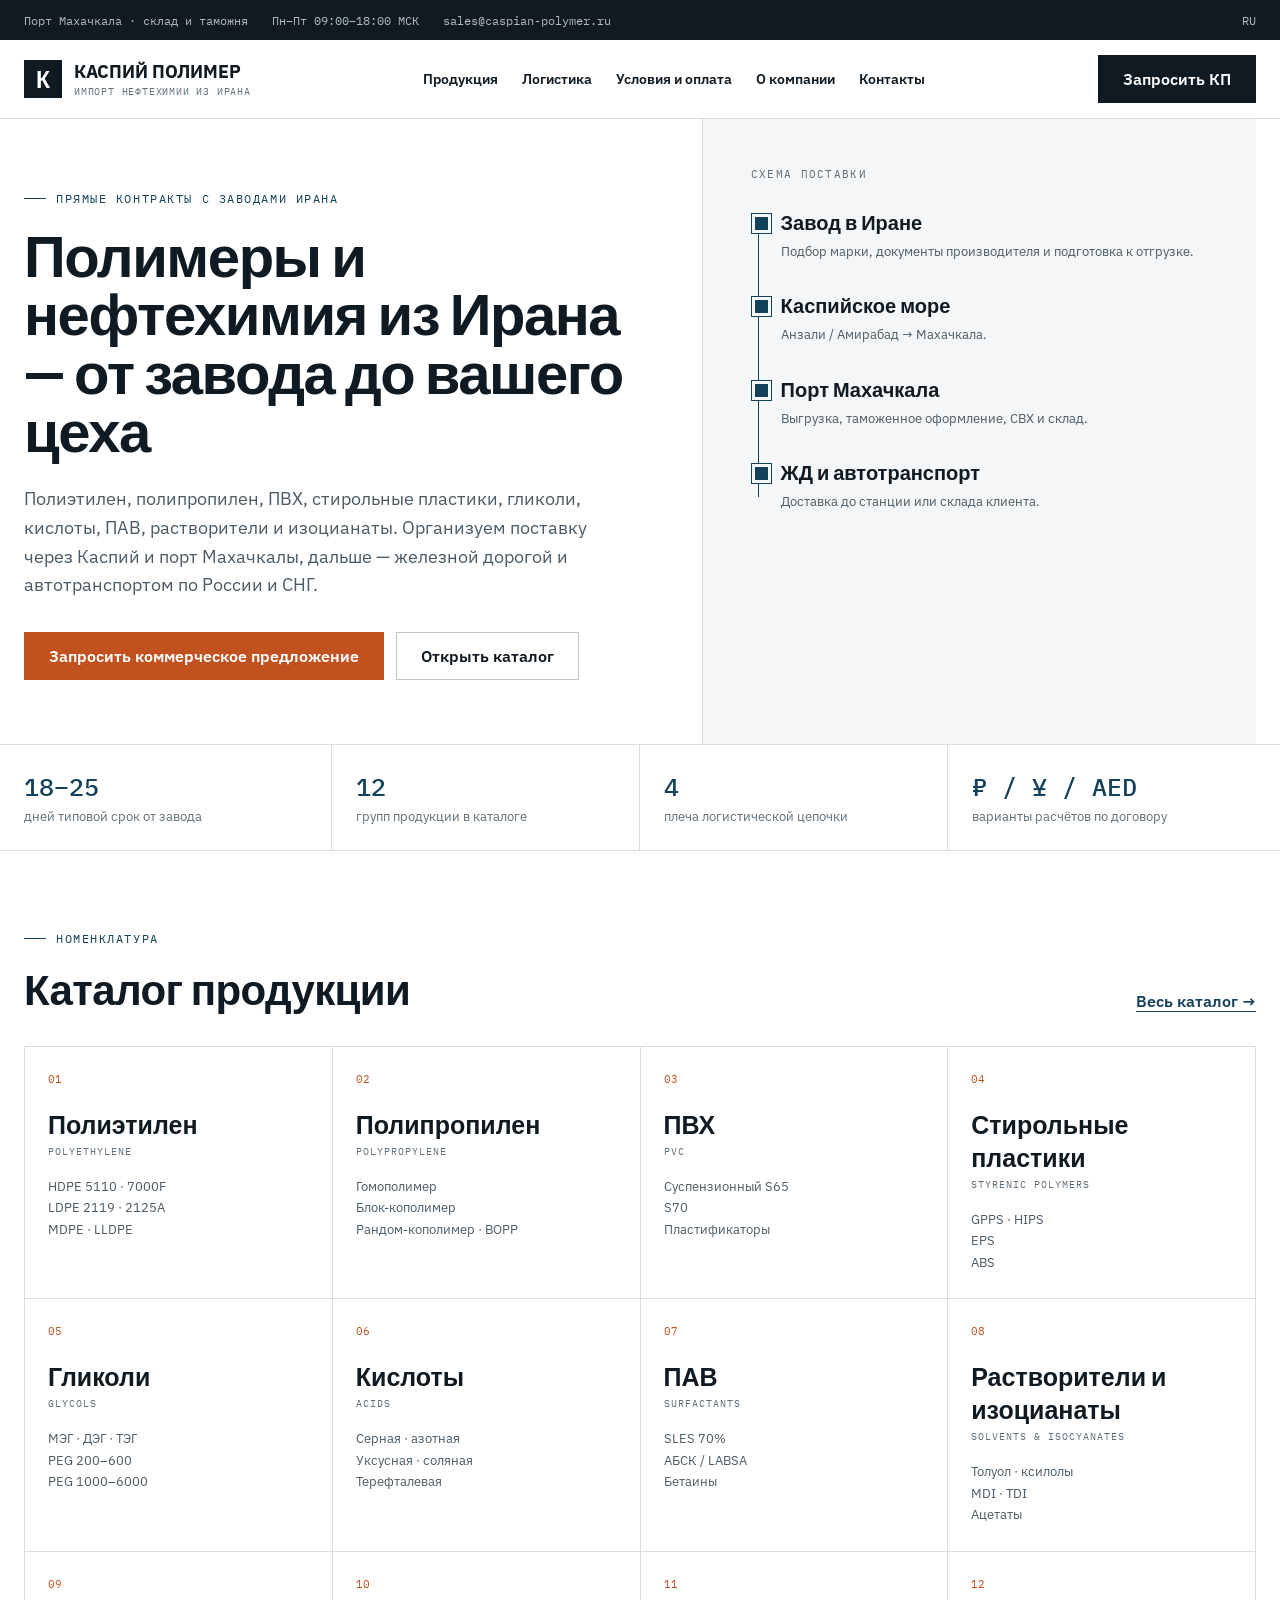
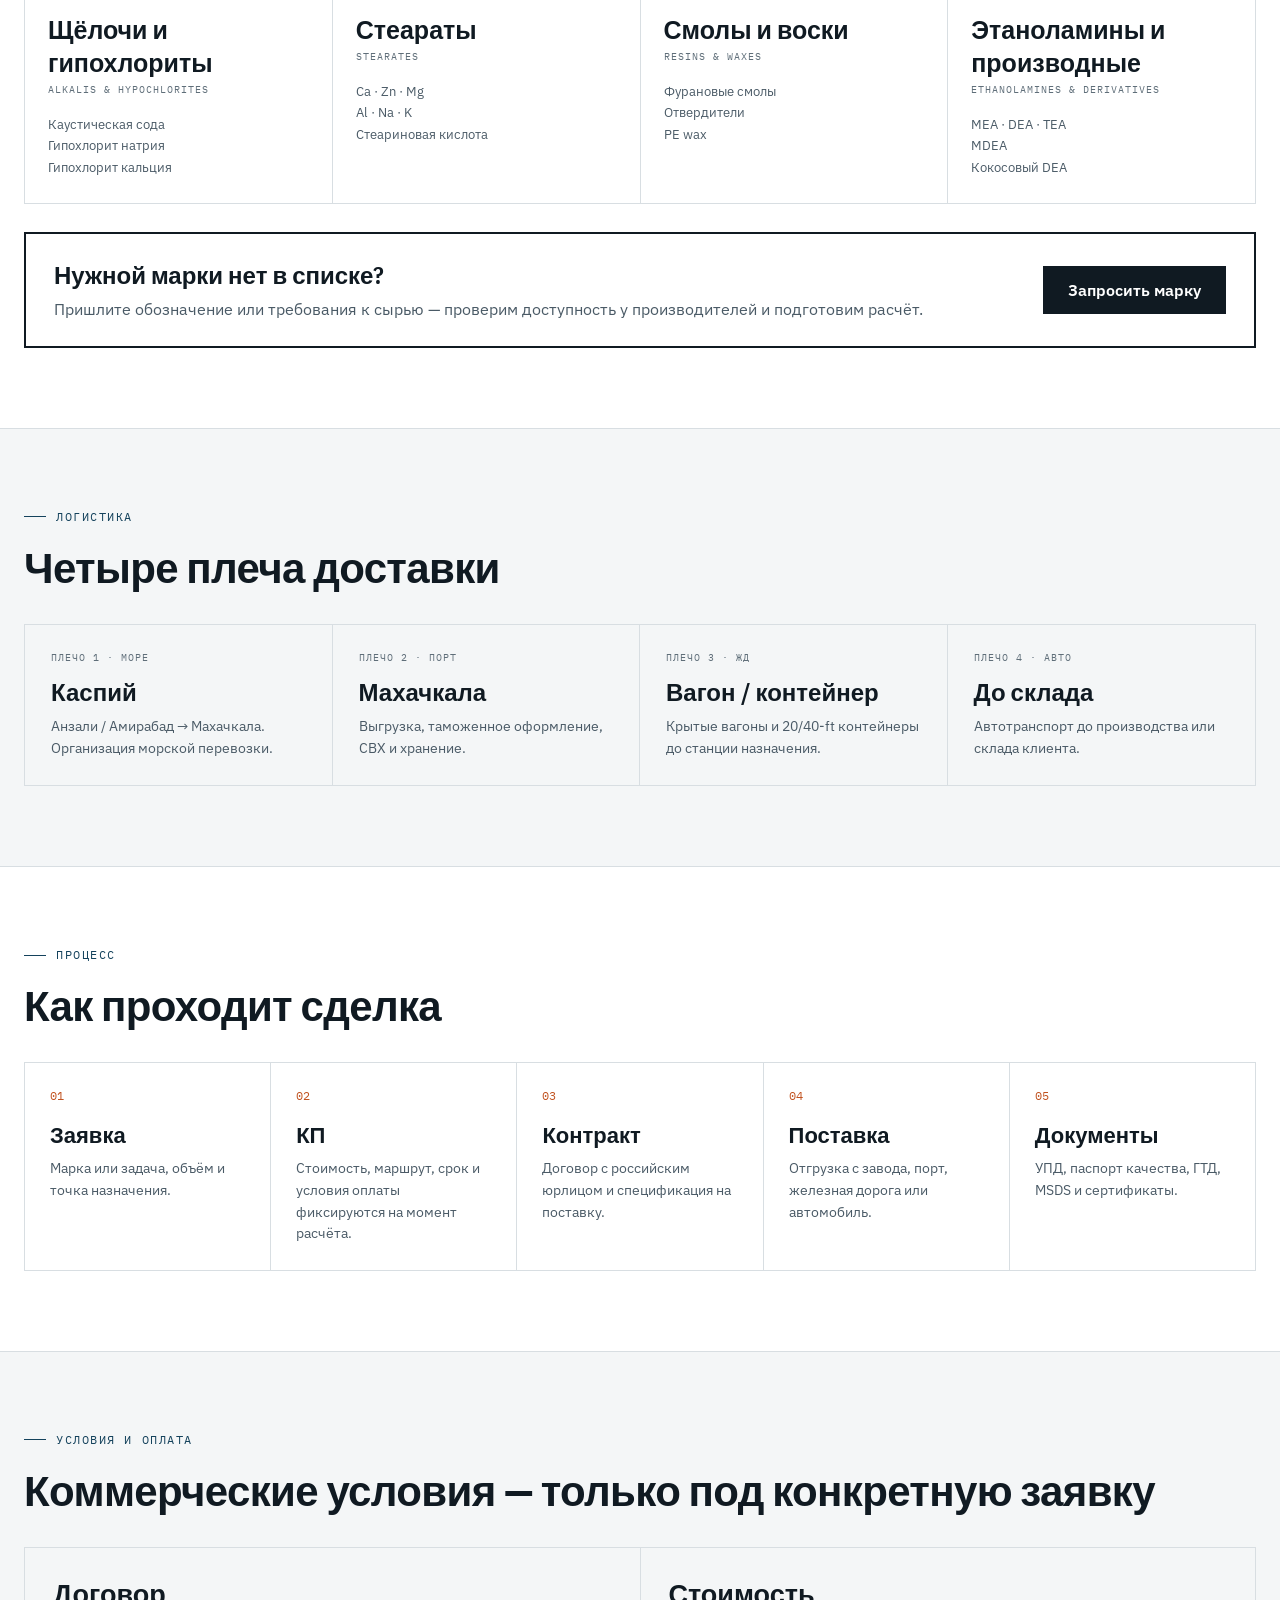
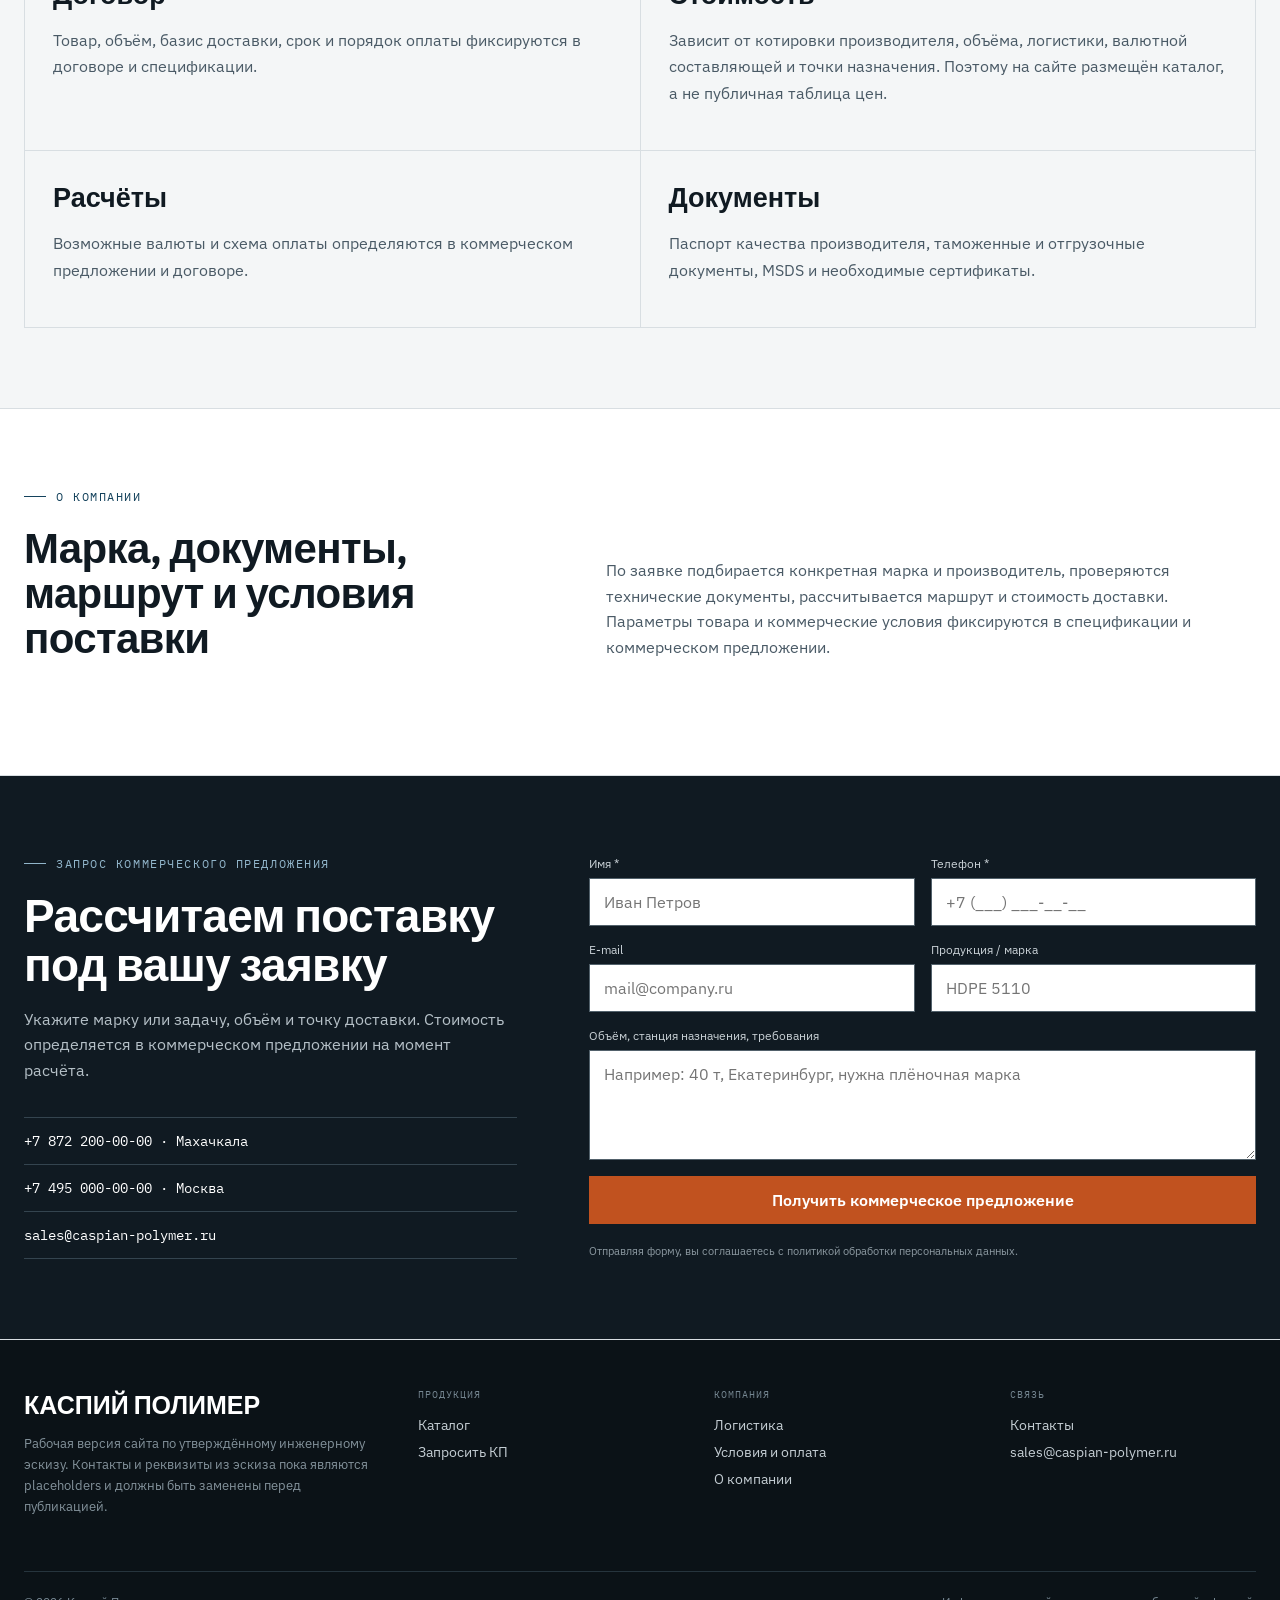
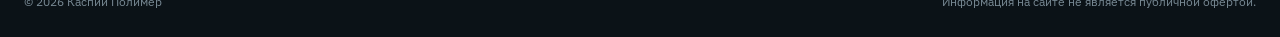
<file: index.html>
<!doctype html>
<html lang="ru">
<head>
  <meta charset="utf-8">
  <meta name="viewport" content="width=device-width,initial-scale=1">
  <title>Каспий Полимер — полимеры и нефтехимия из Ирана</title>
  <meta name="description" content="Прямые поставки полимеров и нефтехимии из Ирана в Россию: каталог марок, логистика через Каспий, коммерческие предложения под заявку.">
  <link rel="icon" href="assets/favicon.svg" type="image/svg+xml">
  <link rel="preconnect" href="https://fonts.googleapis.com">
  <link rel="preconnect" href="https://fonts.gstatic.com" crossorigin>
  <link href="https://fonts.googleapis.com/css2?family=IBM+Plex+Mono:wght@400;500;600&family=IBM+Plex+Sans+Condensed:wght@400;600;700&family=IBM+Plex+Sans:wght@400;500;600;700&display=swap" rel="stylesheet">
  <link rel="stylesheet" href="assets/styles.css">
</head>
<body>
  <div class="topbar">
    <div class="container">
      <div class="topbar-left">
        <span>Порт Махачкала · склад и таможня</span>
        <span>Пн–Пт 09:00–18:00 МСК</span>
        <span>sales@caspian-polymer.ru</span>
      </div>
      <div class="topbar-right"><span>RU</span></div>
    </div>
  </div>

  <header class="site-header">
    <div class="container header-row">
      <a class="brand" href="#top">
        <span class="brand-mark">К</span>
        <span class="brand-copy">
          <strong>КАСПИЙ ПОЛИМЕР</strong>
          <span>импорт нефтехимии из Ирана</span>
        </span>
      </a>
      <nav class="nav">
        <a href="#catalog">Продукция</a>
        <a href="#logistics">Логистика</a>
        <a href="#terms">Условия и оплата</a>
        <a href="#company">О компании</a>
        <a href="#contacts">Контакты</a>
      </nav>
      <a class="button header-cta" href="#request">Запросить КП</a>
      <button class="mobile-toggle" aria-label="Открыть меню">☰</button>
    </div>
  </header>

  <main id="top">
    <section class="hero">
      <div class="container hero-grid">
        <div class="hero-copy">
          <div class="eyebrow">Прямые контракты с заводами Ирана</div>
          <h1>Полимеры и нефтехимия из Ирана — от завода до вашего цеха</h1>
          <p>Полиэтилен, полипропилен, ПВХ, стирольные пластики, гликоли, кислоты, ПАВ, растворители и изоцианаты. Организуем поставку через Каспий и порт Махачкалы, дальше — железной дорогой и автотранспортом по России и СНГ.</p>
          <div class="actions">
            <a class="button rust" href="#request">Запросить коммерческое предложение</a>
            <a class="button secondary" href="catalog.html">Открыть каталог</a>
          </div>
        </div>
        <div class="hero-panel">
          <div class="route-visual">
            <div class="route-title">Схема поставки</div>
            <div class="route-line">
              <div class="route-step">
                <b>Завод в Иране</b>
                <small>Подбор марки, документы производителя и подготовка к отгрузке.</small>
              </div>
              <div class="route-step">
                <b>Каспийское море</b>
                <small>Анзали / Амирабад → Махачкала.</small>
              </div>
              <div class="route-step">
                <b>Порт Махачкала</b>
                <small>Выгрузка, таможенное оформление, СВХ и склад.</small>
              </div>
              <div class="route-step">
                <b>ЖД и автотранспорт</b>
                <small>Доставка до станции или склада клиента.</small>
              </div>
            </div>
          </div>
        </div>
      </div>
    </section>

    <section class="stats">
      <div class="container stats-grid">
        <div class="stat"><strong>18–25</strong><span>дней типовой срок от завода</span></div>
        <div class="stat"><strong>12</strong><span>групп продукции в каталоге</span></div>
        <div class="stat"><strong>4</strong><span>плеча логистической цепочки</span></div>
        <div class="stat"><strong>₽ / ¥ / AED</strong><span>варианты расчётов по договору</span></div>
      </div>
    </section>

    <section class="section" id="catalog">
      <div class="container">
        <div class="section-head">
          <div>
            <div class="eyebrow">Номенклатура</div>
            <h2>Каталог продукции</h2>
          </div>
          <a class="text-link" href="catalog.html">Весь каталог →</a>
        </div>

        <div class="catalog-grid">
          <a class="category-card" href="catalog.html#polyethylene"><div class="category-number">01</div><h3>Полиэтилен</h3><div class="en">POLYETHYLENE</div><ul><li>HDPE 5110 · 7000F</li><li>LDPE 2119 · 2125A</li><li>MDPE · LLDPE</li></ul></a>
          <a class="category-card" href="catalog.html#polypropylene"><div class="category-number">02</div><h3>Полипропилен</h3><div class="en">POLYPROPYLENE</div><ul><li>Гомополимер</li><li>Блок-кополимер</li><li>Рандом-кополимер · BOPP</li></ul></a>
          <a class="category-card" href="catalog.html#pvc"><div class="category-number">03</div><h3>ПВХ</h3><div class="en">PVC</div><ul><li>Суспензионный S65</li><li>S70</li><li>Пластификаторы</li></ul></a>
          <a class="category-card" href="catalog.html#styrenics"><div class="category-number">04</div><h3>Стирольные пластики</h3><div class="en">STYRENIC POLYMERS</div><ul><li>GPPS · HIPS</li><li>EPS</li><li>ABS</li></ul></a>
          <a class="category-card" href="catalog.html#glycols"><div class="category-number">05</div><h3>Гликоли</h3><div class="en">GLYCOLS</div><ul><li>МЭГ · ДЭГ · ТЭГ</li><li>PEG 200–600</li><li>PEG 1000–6000</li></ul></a>
          <a class="category-card" href="catalog.html#acids"><div class="category-number">06</div><h3>Кислоты</h3><div class="en">ACIDS</div><ul><li>Серная · азотная</li><li>Уксусная · соляная</li><li>Терефталевая</li></ul></a>
          <a class="category-card" href="catalog.html#surfactants"><div class="category-number">07</div><h3>ПАВ</h3><div class="en">SURFACTANTS</div><ul><li>SLES 70%</li><li>АБСК / LABSA</li><li>Бетаины</li></ul></a>
          <a class="category-card" href="catalog.html#solvents"><div class="category-number">08</div><h3>Растворители и изоцианаты</h3><div class="en">SOLVENTS & ISOCYANATES</div><ul><li>Толуол · ксилолы</li><li>MDI · TDI</li><li>Ацетаты</li></ul></a>
          <a class="category-card" href="catalog.html#alkalis"><div class="category-number">09</div><h3>Щёлочи и гипохлориты</h3><div class="en">ALKALIS & HYPOCHLORITES</div><ul><li>Каустическая сода</li><li>Гипохлорит натрия</li><li>Гипохлорит кальция</li></ul></a>
          <a class="category-card" href="catalog.html#stearates"><div class="category-number">10</div><h3>Стеараты</h3><div class="en">STEARATES</div><ul><li>Ca · Zn · Mg</li><li>Al · Na · K</li><li>Стеариновая кислота</li></ul></a>
          <a class="category-card" href="catalog.html#resins"><div class="category-number">11</div><h3>Смолы и воски</h3><div class="en">RESINS & WAXES</div><ul><li>Фурановые смолы</li><li>Отвердители</li><li>PE wax</li></ul></a>
          <a class="category-card" href="catalog.html#ethanolamines"><div class="category-number">12</div><h3>Этаноламины и производные</h3><div class="en">ETHANOLAMINES & DERIVATIVES</div><ul><li>MEA · DEA · TEA</li><li>MDEA</li><li>Кокосовый DEA</li></ul></a>
        </div>

        <div class="callout">
          <div>
            <strong>Нужной марки нет в списке?</strong>
            <p>Пришлите обозначение или требования к сырью — проверим доступность у производителей и подготовим расчёт.</p>
          </div>
          <a class="button" href="#request">Запросить марку</a>
        </div>
      </div>
    </section>

    <section class="section soft" id="logistics">
      <div class="container">
        <div class="section-head">
          <div>
            <div class="eyebrow">Логистика</div>
            <h2>Четыре плеча доставки</h2>
          </div>
        </div>
        <div class="supply-grid">
          <div class="supply-card"><div class="kicker">Плечо 1 · море</div><h3>Каспий</h3><p>Анзали / Амирабад → Махачкала. Организация морской перевозки.</p></div>
          <div class="supply-card"><div class="kicker">Плечо 2 · порт</div><h3>Махачкала</h3><p>Выгрузка, таможенное оформление, СВХ и хранение.</p></div>
          <div class="supply-card"><div class="kicker">Плечо 3 · ЖД</div><h3>Вагон / контейнер</h3><p>Крытые вагоны и 20/40-ft контейнеры до станции назначения.</p></div>
          <div class="supply-card"><div class="kicker">Плечо 4 · авто</div><h3>До склада</h3><p>Автотранспорт до производства или склада клиента.</p></div>
        </div>
      </div>
    </section>

    <section class="section">
      <div class="container">
        <div class="section-head">
          <div>
            <div class="eyebrow">Процесс</div>
            <h2>Как проходит сделка</h2>
          </div>
        </div>
        <div class="steps">
          <div class="step"><div class="step-num">01</div><h3>Заявка</h3><p>Марка или задача, объём и точка назначения.</p></div>
          <div class="step"><div class="step-num">02</div><h3>КП</h3><p>Стоимость, маршрут, срок и условия оплаты фиксируются на момент расчёта.</p></div>
          <div class="step"><div class="step-num">03</div><h3>Контракт</h3><p>Договор с российским юрлицом и спецификация на поставку.</p></div>
          <div class="step"><div class="step-num">04</div><h3>Поставка</h3><p>Отгрузка с завода, порт, железная дорога или автомобиль.</p></div>
          <div class="step"><div class="step-num">05</div><h3>Документы</h3><p>УПД, паспорт качества, ГТД, MSDS и сертификаты.</p></div>
        </div>
      </div>
    </section>

    <section class="section soft" id="terms">
      <div class="container">
        <div class="section-head">
          <div>
            <div class="eyebrow">Условия и оплата</div>
            <h2>Коммерческие условия — только под конкретную заявку</h2>
          </div>
        </div>
        <div class="info-grid">
          <div class="info-card"><h3>Договор</h3><p>Товар, объём, базис доставки, срок и порядок оплаты фиксируются в договоре и спецификации.</p></div>
          <div class="info-card"><h3>Стоимость</h3><p>Зависит от котировки производителя, объёма, логистики, валютной составляющей и точки назначения. Поэтому на сайте размещён каталог, а не публичная таблица цен.</p></div>
          <div class="info-card"><h3>Расчёты</h3><p>Возможные валюты и схема оплаты определяются в коммерческом предложении и договоре.</p></div>
          <div class="info-card"><h3>Документы</h3><p>Паспорт качества производителя, таможенные и отгрузочные документы, MSDS и необходимые сертификаты.</p></div>
        </div>
      </div>
    </section>

    <section class="section" id="company">
      <div class="container">
        <div class="section-head">
          <div>
            <div class="eyebrow">О компании</div>
            <h2>Марка, документы, маршрут и условия поставки</h2>
          </div>
          <div class="section-intro">По заявке подбирается конкретная марка и производитель, проверяются технические документы, рассчитывается маршрут и стоимость доставки. Параметры товара и коммерческие условия фиксируются в спецификации и коммерческом предложении.</div>
        </div>
      </div>
    </section>

    <section class="section request" id="request">
      <div class="container request-grid">
        <div>
          <div class="eyebrow">Запрос коммерческого предложения</div>
          <h2>Рассчитаем поставку под вашу заявку</h2>
          <p>Укажите марку или задачу, объём и точку доставки. Стоимость определяется в коммерческом предложении на момент расчёта.</p>
          <div class="contact-lines" id="contacts">
            <div class="contact-line">+7 872 200-00-00 · Махачкала</div>
            <div class="contact-line">+7 495 000-00-00 · Москва</div>
            <div class="contact-line">sales@caspian-polymer.ru</div>
          </div>
        </div>

        <form action="request.php" method="post" data-request-form>
          <div class="form-grid">
            <div class="field"><label>Имя *</label><input name="name" required maxlength="100" autocomplete="name" placeholder="Иван Петров"></div>
            <div class="field"><label>Телефон *</label><input name="phone" required maxlength="40" autocomplete="tel" placeholder="+7 (___) ___-__-__"></div>
            <div class="field"><label>E-mail</label><input name="email" type="email" maxlength="150" autocomplete="email" placeholder="mail@company.ru"></div>
            <div class="field"><label>Продукция / марка</label><input name="product" maxlength="160" placeholder="HDPE 5110"></div>
            <div class="field full"><label>Объём, станция назначения, требования</label><textarea name="message" maxlength="1500" placeholder="Например: 40 т, Екатеринбург, нужна плёночная марка"></textarea></div>
            <div class="hp"><label>Website<input name="website" tabindex="-1" autocomplete="off"></label></div>
            <div class="field full">
              <button class="button rust" type="submit">Получить коммерческое предложение</button>
              <div class="status" aria-live="polite"></div>
              <div class="form-note">Отправляя форму, вы соглашаетесь с политикой обработки персональных данных.</div>
            </div>
          </div>
        </form>
      </div>
    </section>
  </main>

  <footer class="footer">
    <div class="container">
      <div class="footer-grid">
        <div>
          <div class="footer-brand">КАСПИЙ ПОЛИМЕР</div>
          <p>Рабочая версия сайта по утверждённому инженерному эскизу. Контакты и реквизиты из эскиза пока являются placeholders и должны быть заменены перед публикацией.</p>
        </div>
        <div><h4>Продукция</h4><a href="catalog.html">Каталог</a><a href="#request">Запросить КП</a></div>
        <div><h4>Компания</h4><a href="#logistics">Логистика</a><a href="#terms">Условия и оплата</a><a href="#company">О компании</a></div>
        <div><h4>Связь</h4><a href="#contacts">Контакты</a><a href="mailto:sales@caspian-polymer.ru">sales@caspian-polymer.ru</a></div>
      </div>
      <div class="footer-bottom"><span>© 2026 Каспий Полимер</span><span>Информация на сайте не является публичной офертой.</span></div>
    </div>
  </footer>

  <script src="assets/site.js"></script>
</body>
</html>
</file>
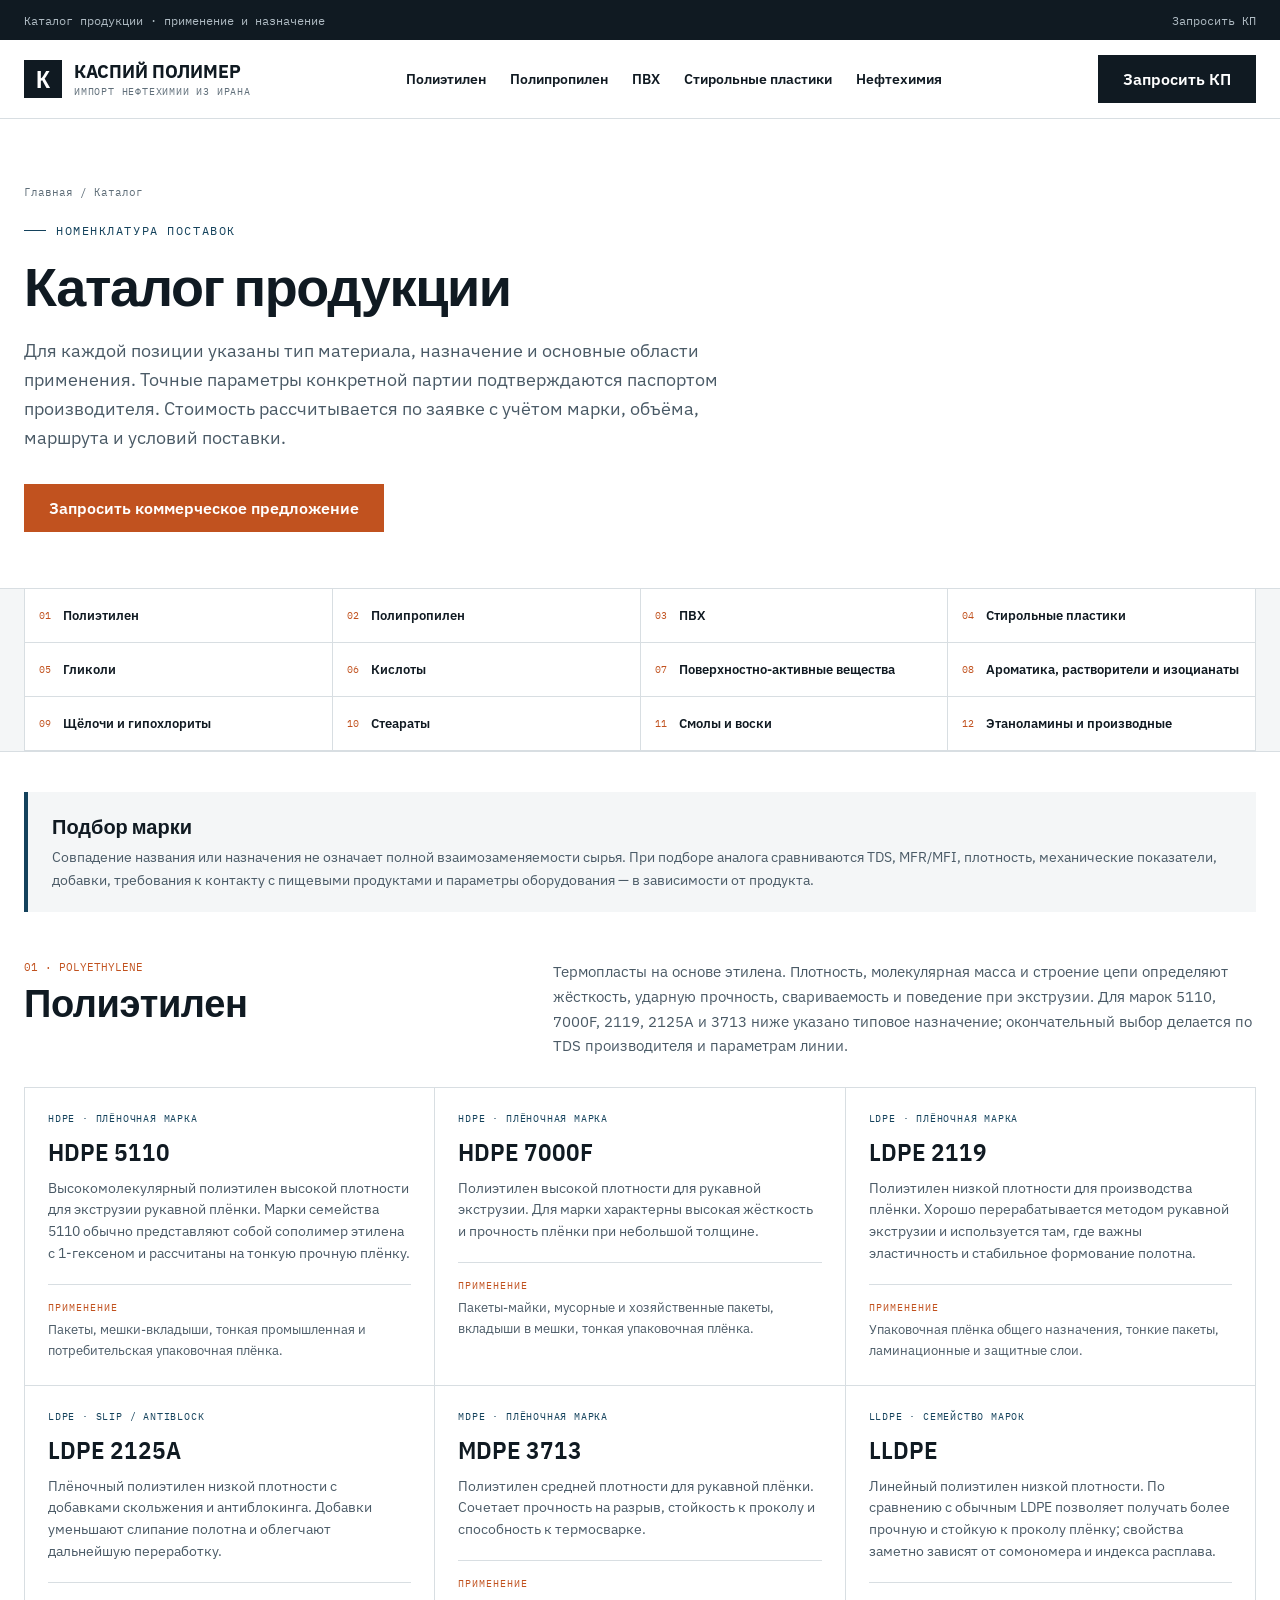
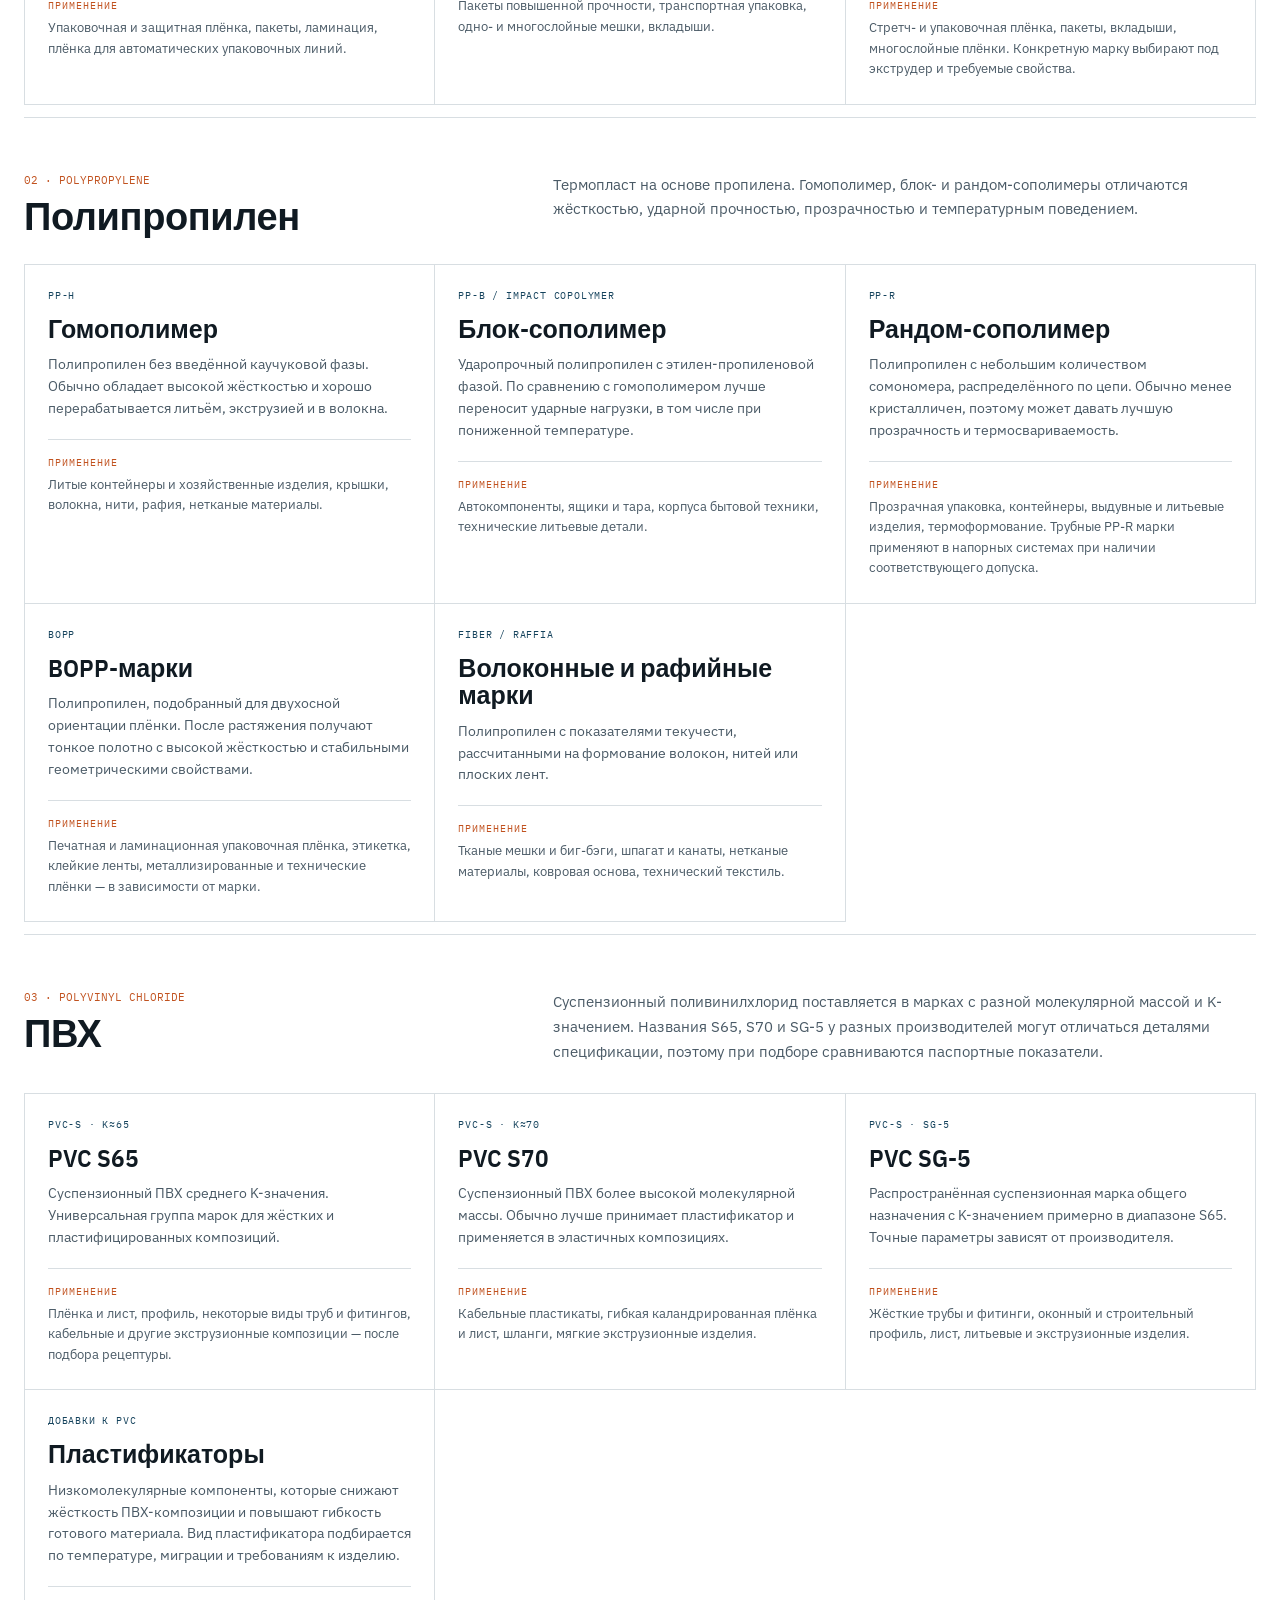
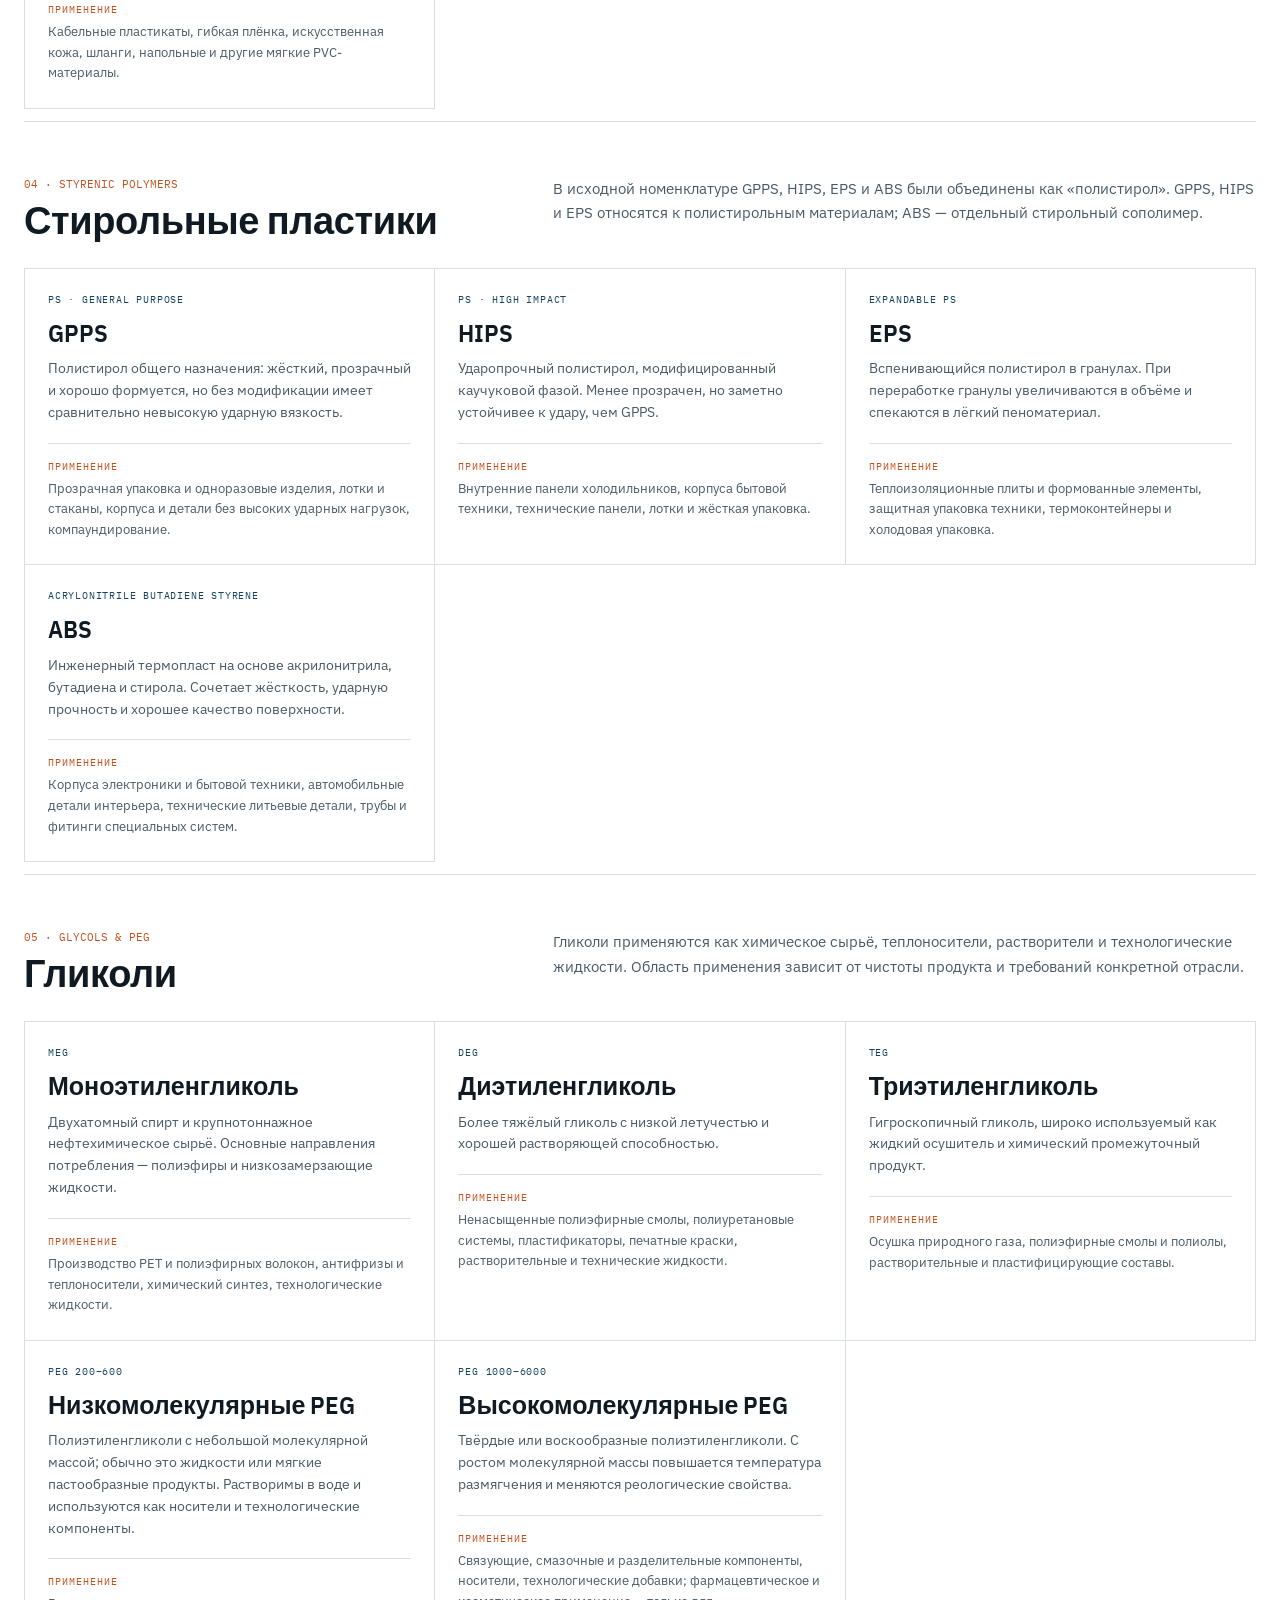
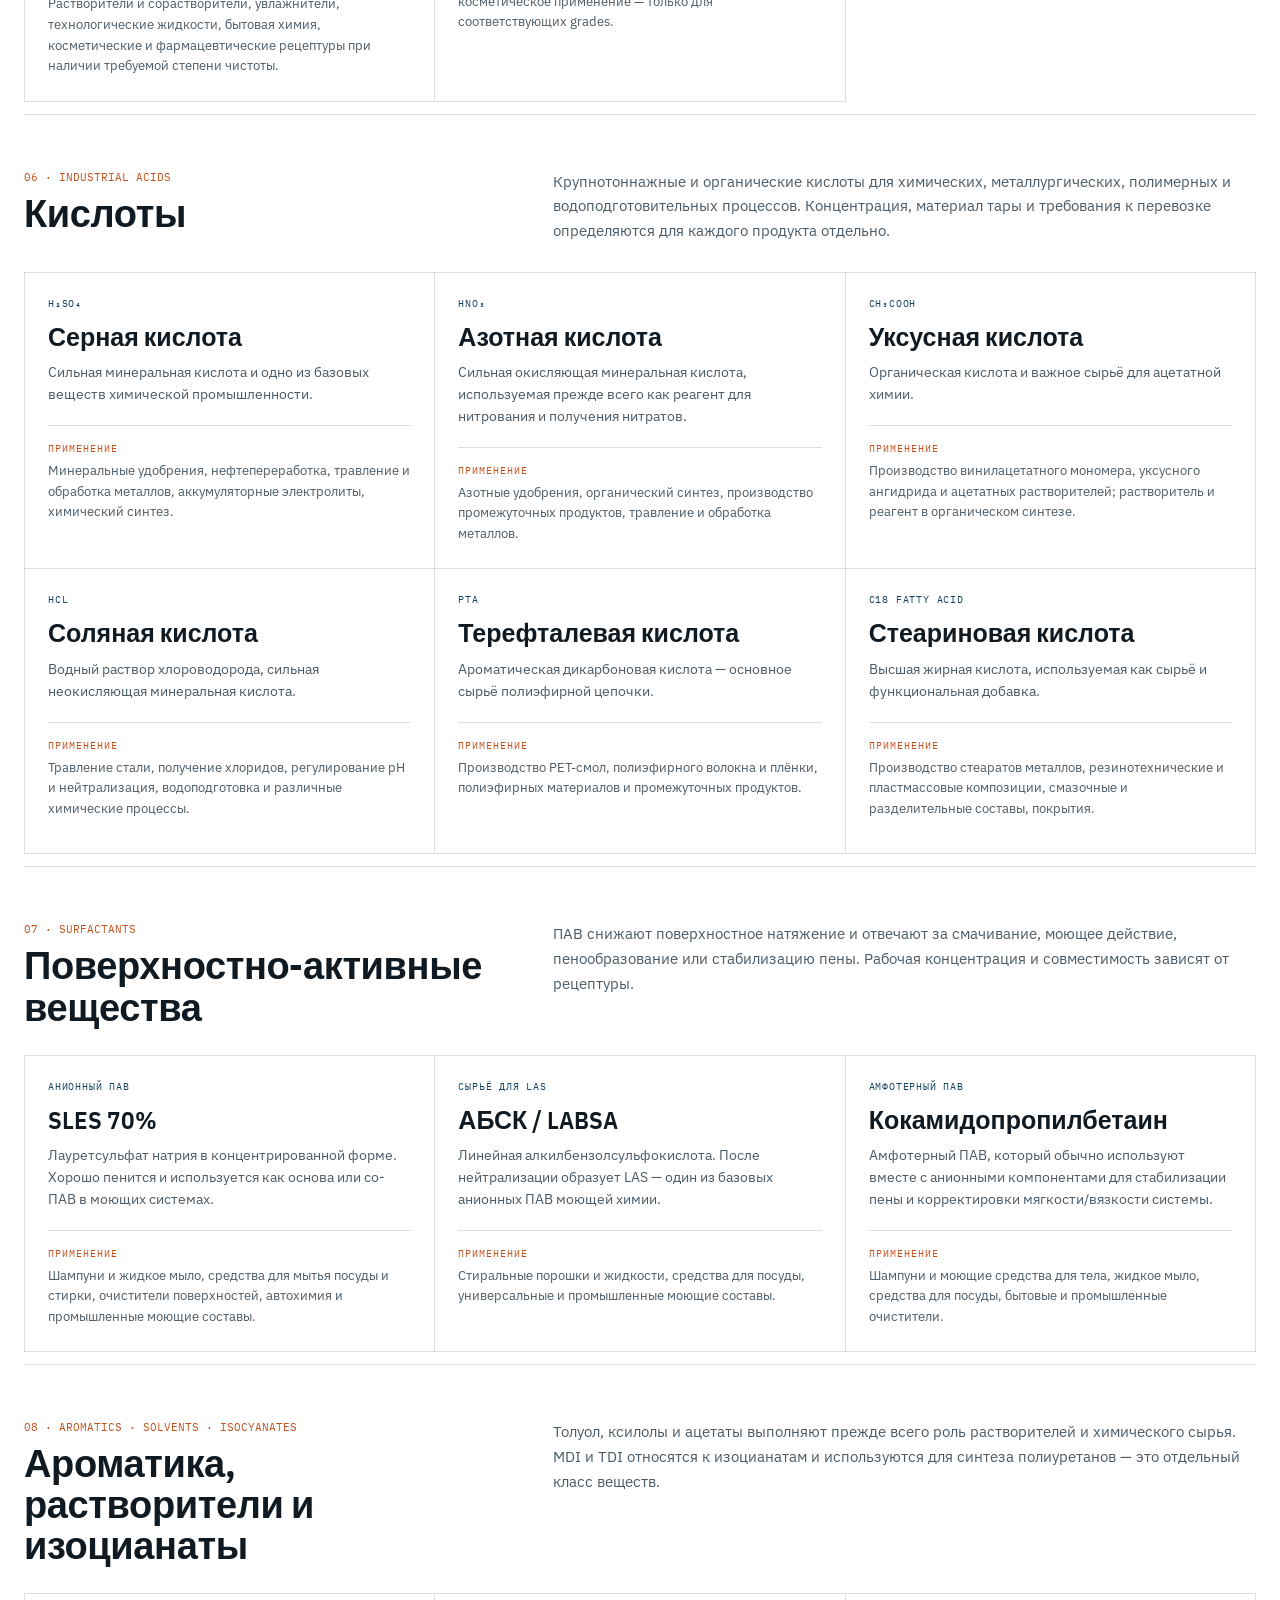
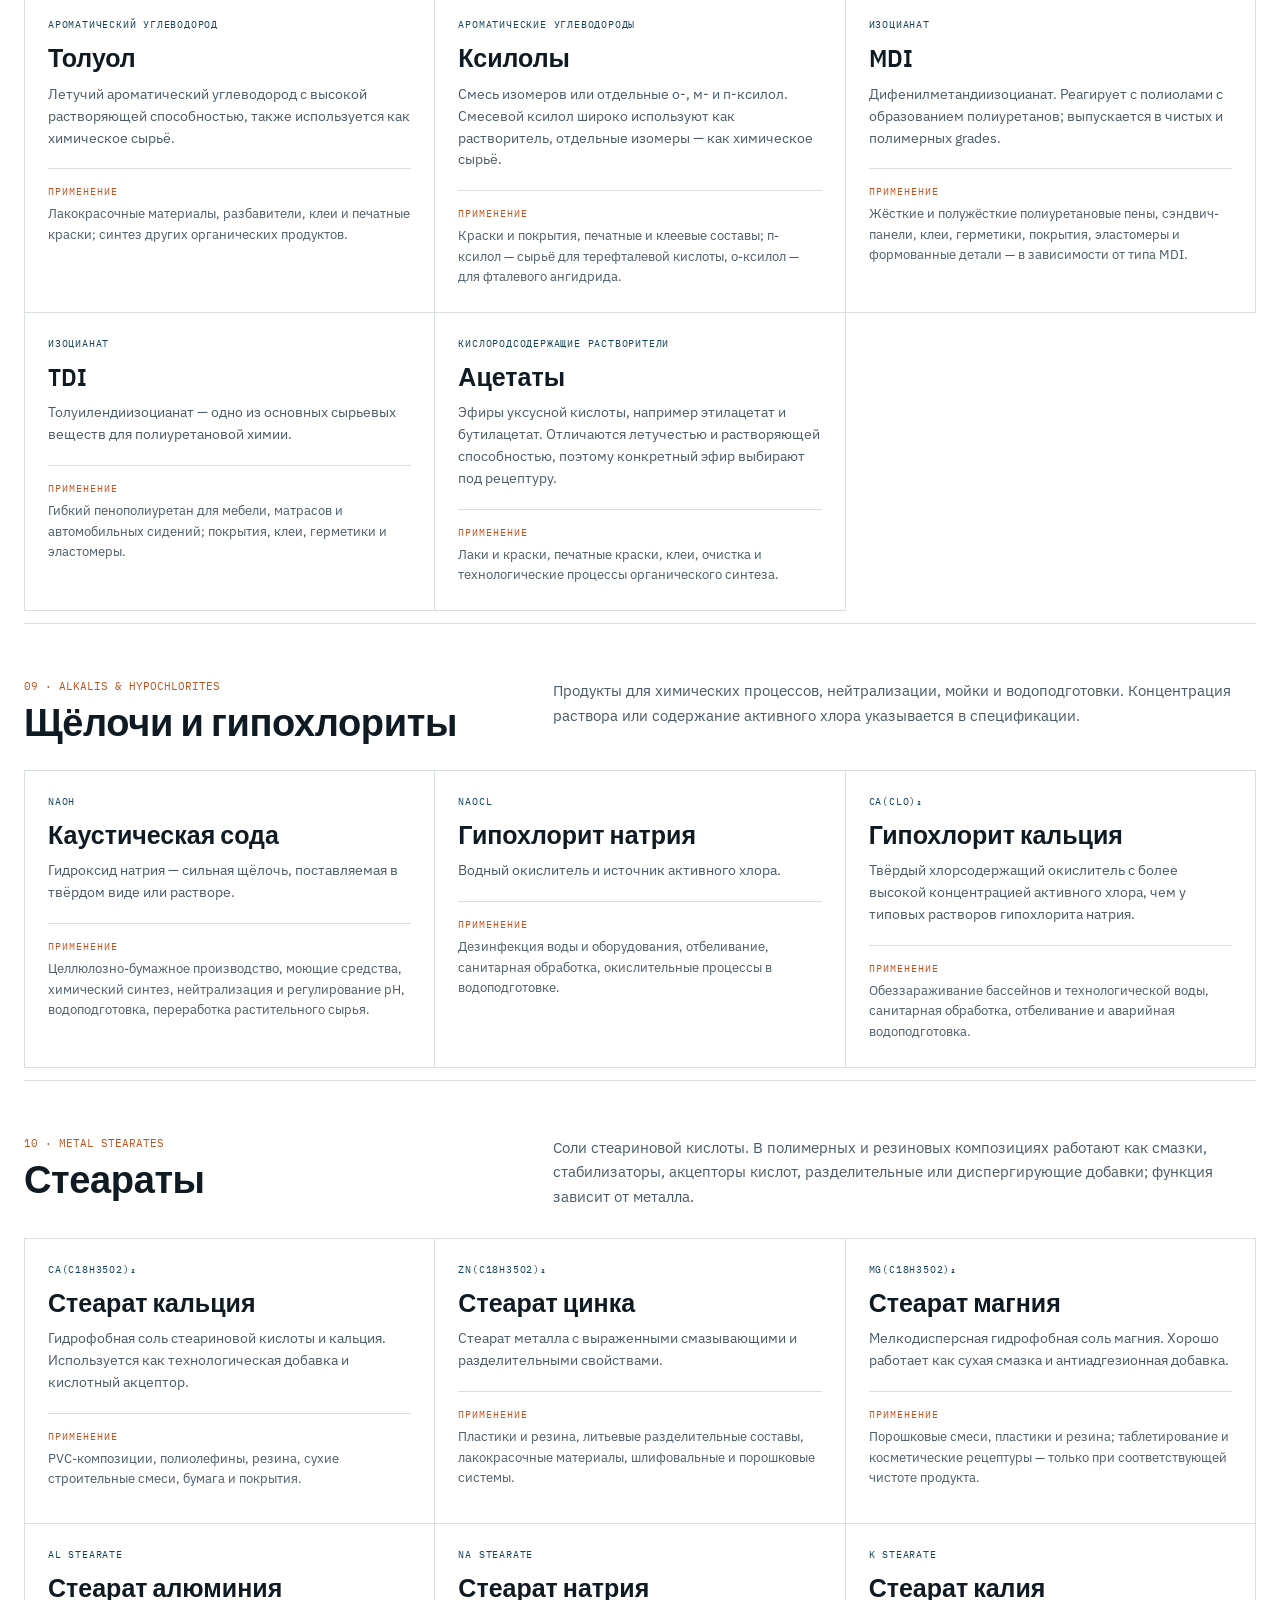
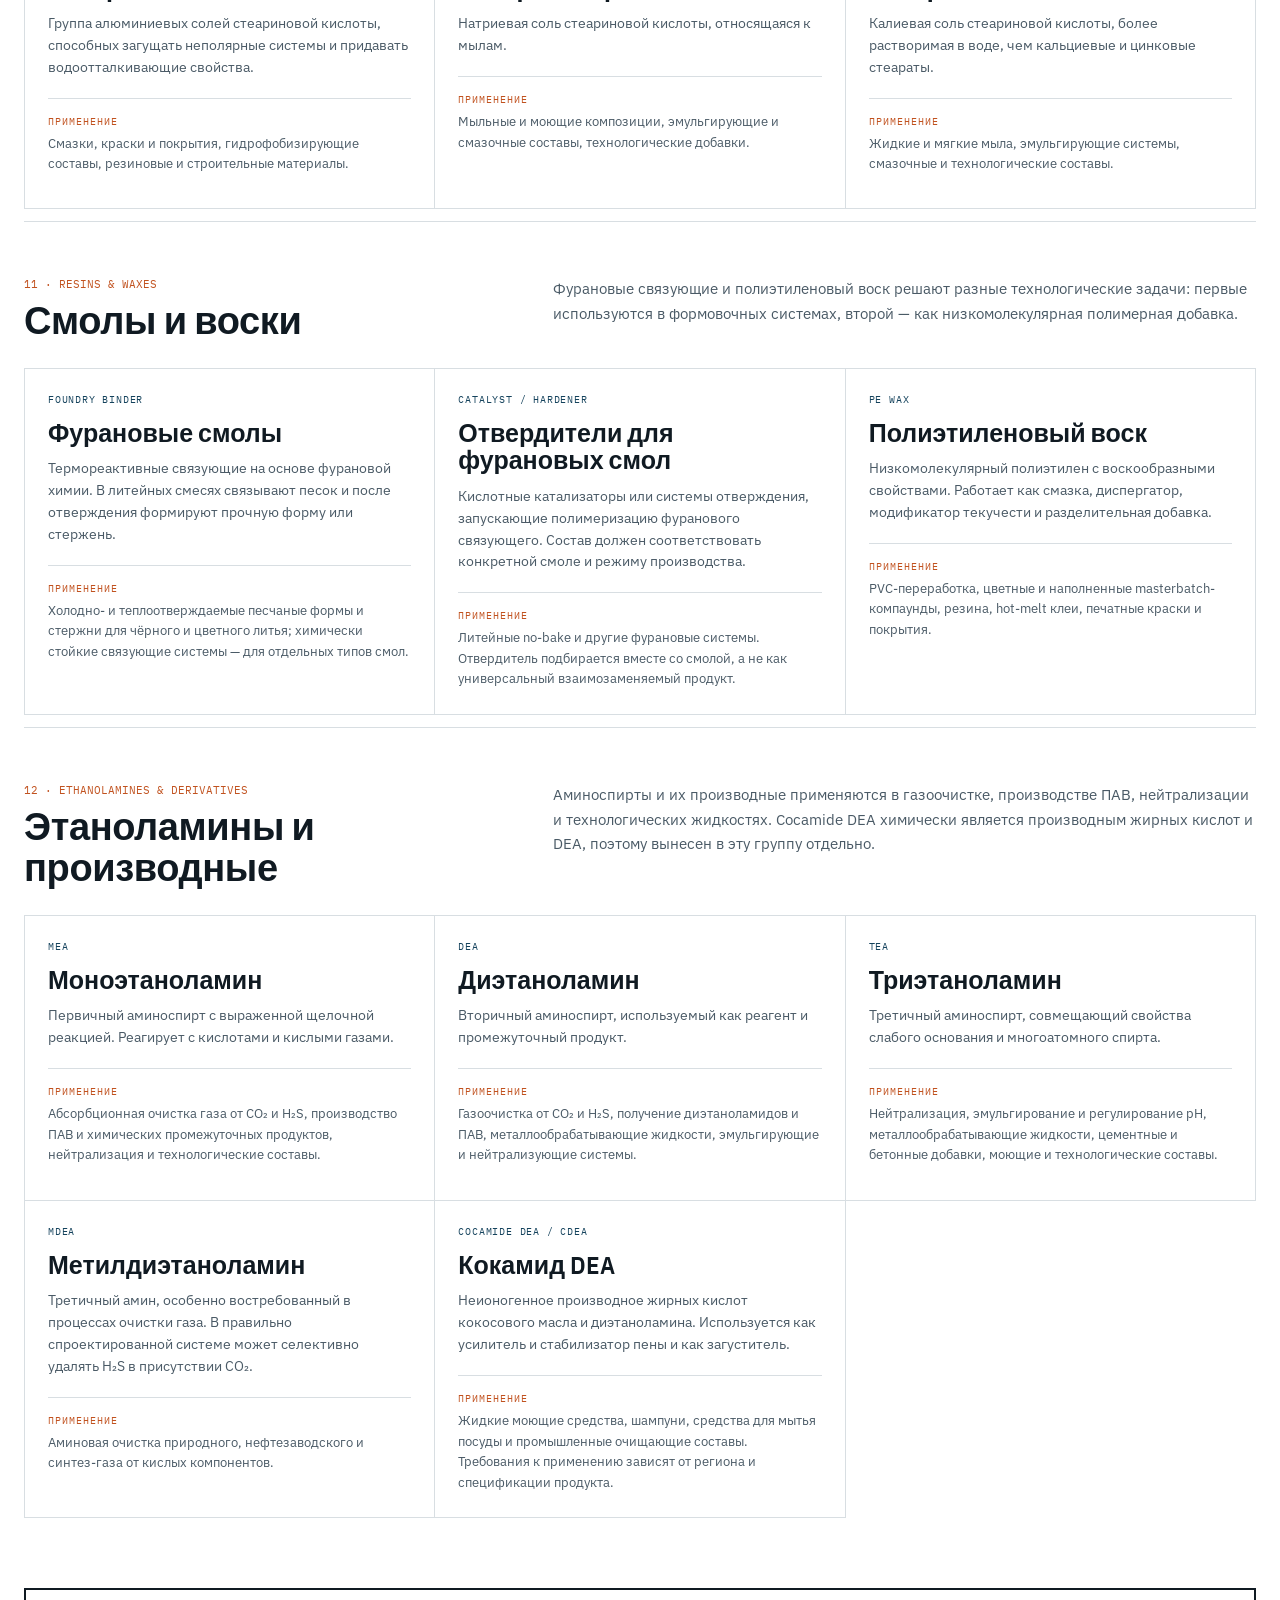
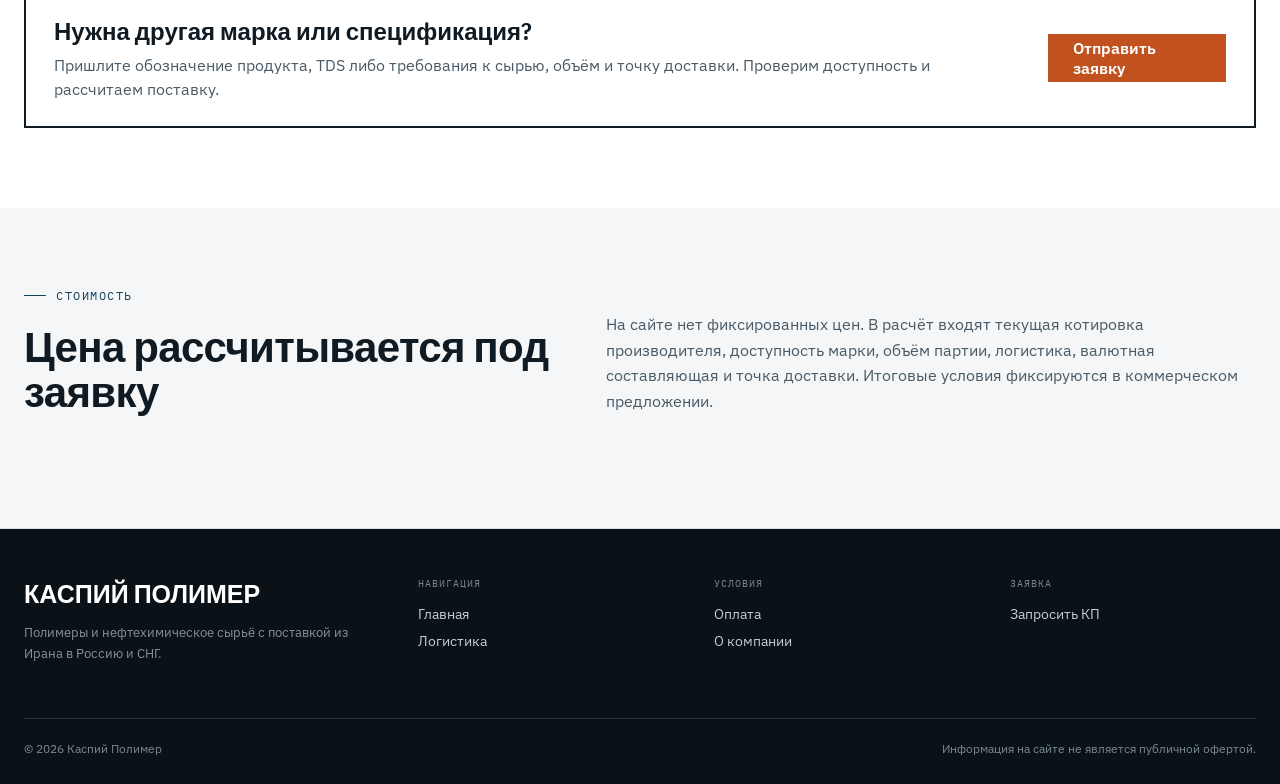
<file: catalog.html>
<!doctype html>
<html lang="ru">
<head>
  <meta charset="utf-8">
  <meta name="viewport" content="width=device-width,initial-scale=1">
  <title>Каталог продукции — Каспий Полимер</title>
  <meta name="description" content="Каталог полимеров и нефтехимии: что представляет собой каждый продукт и где его применяют. Стоимость рассчитывается под конкретную заявку.">
  <link rel="icon" href="assets/favicon.svg" type="image/svg+xml">
  <link rel="preconnect" href="https://fonts.googleapis.com">
  <link rel="preconnect" href="https://fonts.gstatic.com" crossorigin>
  <link href="https://fonts.googleapis.com/css2?family=IBM+Plex+Mono:wght@400;500;600&family=IBM+Plex+Sans+Condensed:wght@400;600;700&family=IBM+Plex+Sans:wght@400;500;600;700&display=swap" rel="stylesheet">
  <link rel="stylesheet" href="assets/styles.css">
</head>
<body>
  <div class="topbar">
    <div class="container">
      <div class="topbar-left"><span>Каталог продукции · применение и назначение</span></div>
      <div class="topbar-right"><a href="index.html#request">Запросить КП</a></div>
    </div>
  </div>

  <header class="site-header">
    <div class="container header-row">
      <a class="brand" href="index.html">
        <span class="brand-mark">К</span>
        <span class="brand-copy"><strong>КАСПИЙ ПОЛИМЕР</strong><span>импорт нефтехимии из Ирана</span></span>
      </a>
      <nav class="nav">
        <a href="#polyethylene">Полиэтилен</a>
        <a href="#polypropylene">Полипропилен</a>
        <a href="#pvc">ПВХ</a>
        <a href="#styrenics">Стирольные пластики</a>
        <a href="#glycols">Нефтехимия</a>
      </nav>
      <a class="button header-cta" href="index.html#request">Запросить КП</a>
      <button class="mobile-toggle" aria-label="Открыть меню">☰</button>
    </div>
  </header>

  <main>
    <section class="page-hero catalog-hero">
      <div class="container">
        <div class="breadcrumb"><a href="index.html">Главная</a> / Каталог</div>
        <div class="eyebrow">Номенклатура поставок</div>
        <h1>Каталог продукции</h1>
        <p>Для каждой позиции указаны тип материала, назначение и основные области применения. Точные параметры конкретной партии подтверждаются паспортом производителя. Стоимость рассчитывается по заявке с учётом марки, объёма, маршрута и условий поставки.</p>
        <div class="actions"><a class="button rust" href="index.html#request">Запросить коммерческое предложение</a></div>
      </div>
    </section>

    <section class="catalog-directory-wrap">
      <div class="container">
        <div class="catalog-directory">
          <a href="#polyethylene"><span>01</span>Полиэтилен</a>
<a href="#polypropylene"><span>02</span>Полипропилен</a>
<a href="#pvc"><span>03</span>ПВХ</a>
<a href="#styrenics"><span>04</span>Стирольные пластики</a>
<a href="#glycols"><span>05</span>Гликоли</a>
<a href="#acids"><span>06</span>Кислоты</a>
<a href="#surfactants"><span>07</span>Поверхностно-активные вещества</a>
<a href="#solvents"><span>08</span>Ароматика, растворители и изоцианаты</a>
<a href="#alkalis"><span>09</span>Щёлочи и гипохлориты</a>
<a href="#stearates"><span>10</span>Стеараты</a>
<a href="#resins"><span>11</span>Смолы и воски</a>
<a href="#ethanolamines"><span>12</span>Этаноламины и производные</a>
        </div>
      </div>
    </section>

    <div class="container catalog-body">
      <aside class="catalog-note">
        <b>Подбор марки</b>
        <p>Совпадение названия или назначения не означает полной взаимозаменяемости сырья. При подборе аналога сравниваются TDS, MFR/MFI, плотность, механические показатели, добавки, требования к контакту с пищевыми продуктами и параметры оборудования — в зависимости от продукта.</p>
      </aside>
      
    <section class="catalog-section" id="polyethylene">
      <div class="catalog-section-head">
        <div>
          <div class="category-number">01 · POLYETHYLENE</div>
          <h2>Полиэтилен</h2>
        </div>
        <p>Термопласты на основе этилена. Плотность, молекулярная масса и строение цепи определяют жёсткость, ударную прочность, свариваемость и поведение при экструзии. Для марок 5110, 7000F, 2119, 2125A и 3713 ниже указано типовое назначение; окончательный выбор делается по TDS производителя и параметрам линии.</p>
      </div>
      <div class="product-detail-grid">
        <article class="product-detail">
          <div class="product-tag">HDPE · плёночная марка</div>
          <h3>HDPE 5110</h3>
          <p>Высокомолекулярный полиэтилен высокой плотности для экструзии рукавной плёнки. Марки семейства 5110 обычно представляют собой сополимер этилена с 1-гексеном и рассчитаны на тонкую прочную плёнку.</p>
          <div class="product-use"><b>Применение</b><span>Пакеты, мешки-вкладыши, тонкая промышленная и потребительская упаковочная плёнка.</span></div>
        </article>
<article class="product-detail">
          <div class="product-tag">HDPE · плёночная марка</div>
          <h3>HDPE 7000F</h3>
          <p>Полиэтилен высокой плотности для рукавной экструзии. Для марки характерны высокая жёсткость и прочность плёнки при небольшой толщине.</p>
          <div class="product-use"><b>Применение</b><span>Пакеты-майки, мусорные и хозяйственные пакеты, вкладыши в мешки, тонкая упаковочная плёнка.</span></div>
        </article>
<article class="product-detail">
          <div class="product-tag">LDPE · плёночная марка</div>
          <h3>LDPE 2119</h3>
          <p>Полиэтилен низкой плотности для производства плёнки. Хорошо перерабатывается методом рукавной экструзии и используется там, где важны эластичность и стабильное формование полотна.</p>
          <div class="product-use"><b>Применение</b><span>Упаковочная плёнка общего назначения, тонкие пакеты, ламинационные и защитные слои.</span></div>
        </article>
<article class="product-detail">
          <div class="product-tag">LDPE · slip / antiblock</div>
          <h3>LDPE 2125A</h3>
          <p>Плёночный полиэтилен низкой плотности с добавками скольжения и антиблокинга. Добавки уменьшают слипание полотна и облегчают дальнейшую переработку.</p>
          <div class="product-use"><b>Применение</b><span>Упаковочная и защитная плёнка, пакеты, ламинация, плёнка для автоматических упаковочных линий.</span></div>
        </article>
<article class="product-detail">
          <div class="product-tag">MDPE · плёночная марка</div>
          <h3>MDPE 3713</h3>
          <p>Полиэтилен средней плотности для рукавной плёнки. Сочетает прочность на разрыв, стойкость к проколу и способность к термосварке.</p>
          <div class="product-use"><b>Применение</b><span>Пакеты повышенной прочности, транспортная упаковка, одно- и многослойные мешки, вкладыши.</span></div>
        </article>
<article class="product-detail">
          <div class="product-tag">LLDPE · семейство марок</div>
          <h3>LLDPE</h3>
          <p>Линейный полиэтилен низкой плотности. По сравнению с обычным LDPE позволяет получать более прочную и стойкую к проколу плёнку; свойства заметно зависят от сомономера и индекса расплава.</p>
          <div class="product-use"><b>Применение</b><span>Стретч- и упаковочная плёнка, пакеты, вкладыши, многослойные плёнки. Конкретную марку выбирают под экструдер и требуемые свойства.</span></div>
        </article>
      </div>
    </section>

    <section class="catalog-section" id="polypropylene">
      <div class="catalog-section-head">
        <div>
          <div class="category-number">02 · POLYPROPYLENE</div>
          <h2>Полипропилен</h2>
        </div>
        <p>Термопласт на основе пропилена. Гомополимер, блок- и рандом-сополимеры отличаются жёсткостью, ударной прочностью, прозрачностью и температурным поведением.</p>
      </div>
      <div class="product-detail-grid">
        <article class="product-detail">
          <div class="product-tag">PP-H</div>
          <h3>Гомополимер</h3>
          <p>Полипропилен без введённой каучуковой фазы. Обычно обладает высокой жёсткостью и хорошо перерабатывается литьём, экструзией и в волокна.</p>
          <div class="product-use"><b>Применение</b><span>Литые контейнеры и хозяйственные изделия, крышки, волокна, нити, рафия, нетканые материалы.</span></div>
        </article>
<article class="product-detail">
          <div class="product-tag">PP-B / impact copolymer</div>
          <h3>Блок-сополимер</h3>
          <p>Ударопрочный полипропилен с этилен-пропиленовой фазой. По сравнению с гомополимером лучше переносит ударные нагрузки, в том числе при пониженной температуре.</p>
          <div class="product-use"><b>Применение</b><span>Автокомпоненты, ящики и тара, корпуса бытовой техники, технические литьевые детали.</span></div>
        </article>
<article class="product-detail">
          <div class="product-tag">PP-R</div>
          <h3>Рандом-сополимер</h3>
          <p>Полипропилен с небольшим количеством сомономера, распределённого по цепи. Обычно менее кристалличен, поэтому может давать лучшую прозрачность и термосвариваемость.</p>
          <div class="product-use"><b>Применение</b><span>Прозрачная упаковка, контейнеры, выдувные и литьевые изделия, термоформование. Трубные PP-R марки применяют в напорных системах при наличии соответствующего допуска.</span></div>
        </article>
<article class="product-detail">
          <div class="product-tag">BOPP</div>
          <h3>BOPP-марки</h3>
          <p>Полипропилен, подобранный для двухосной ориентации плёнки. После растяжения получают тонкое полотно с высокой жёсткостью и стабильными геометрическими свойствами.</p>
          <div class="product-use"><b>Применение</b><span>Печатная и ламинационная упаковочная плёнка, этикетка, клейкие ленты, металлизированные и технические плёнки — в зависимости от марки.</span></div>
        </article>
<article class="product-detail">
          <div class="product-tag">Fiber / Raffia</div>
          <h3>Волоконные и рафийные марки</h3>
          <p>Полипропилен с показателями текучести, рассчитанными на формование волокон, нитей или плоских лент.</p>
          <div class="product-use"><b>Применение</b><span>Тканые мешки и биг-бэги, шпагат и канаты, нетканые материалы, ковровая основа, технический текстиль.</span></div>
        </article>
      </div>
    </section>

    <section class="catalog-section" id="pvc">
      <div class="catalog-section-head">
        <div>
          <div class="category-number">03 · POLYVINYL CHLORIDE</div>
          <h2>ПВХ</h2>
        </div>
        <p>Суспензионный поливинилхлорид поставляется в марках с разной молекулярной массой и K-значением. Названия S65, S70 и SG-5 у разных производителей могут отличаться деталями спецификации, поэтому при подборе сравниваются паспортные показатели.</p>
      </div>
      <div class="product-detail-grid">
        <article class="product-detail">
          <div class="product-tag">PVC-S · K≈65</div>
          <h3>PVC S65</h3>
          <p>Суспензионный ПВХ среднего K-значения. Универсальная группа марок для жёстких и пластифицированных композиций.</p>
          <div class="product-use"><b>Применение</b><span>Плёнка и лист, профиль, некоторые виды труб и фитингов, кабельные и другие экструзионные композиции — после подбора рецептуры.</span></div>
        </article>
<article class="product-detail">
          <div class="product-tag">PVC-S · K≈70</div>
          <h3>PVC S70</h3>
          <p>Суспензионный ПВХ более высокой молекулярной массы. Обычно лучше принимает пластификатор и применяется в эластичных композициях.</p>
          <div class="product-use"><b>Применение</b><span>Кабельные пластикаты, гибкая каландрированная плёнка и лист, шланги, мягкие экструзионные изделия.</span></div>
        </article>
<article class="product-detail">
          <div class="product-tag">PVC-S · SG-5</div>
          <h3>PVC SG-5</h3>
          <p>Распространённая суспензионная марка общего назначения с K-значением примерно в диапазоне S65. Точные параметры зависят от производителя.</p>
          <div class="product-use"><b>Применение</b><span>Жёсткие трубы и фитинги, оконный и строительный профиль, лист, литьевые и экструзионные изделия.</span></div>
        </article>
<article class="product-detail">
          <div class="product-tag">Добавки к PVC</div>
          <h3>Пластификаторы</h3>
          <p>Низкомолекулярные компоненты, которые снижают жёсткость ПВХ-композиции и повышают гибкость готового материала. Вид пластификатора подбирается по температуре, миграции и требованиям к изделию.</p>
          <div class="product-use"><b>Применение</b><span>Кабельные пластикаты, гибкая плёнка, искусственная кожа, шланги, напольные и другие мягкие PVC-материалы.</span></div>
        </article>
      </div>
    </section>

    <section class="catalog-section" id="styrenics">
      <div class="catalog-section-head">
        <div>
          <div class="category-number">04 · STYRENIC POLYMERS</div>
          <h2>Стирольные пластики</h2>
        </div>
        <p>В исходной номенклатуре GPPS, HIPS, EPS и ABS были объединены как «полистирол». GPPS, HIPS и EPS относятся к полистирольным материалам; ABS — отдельный стирольный сополимер.</p>
      </div>
      <div class="product-detail-grid">
        <article class="product-detail">
          <div class="product-tag">PS · general purpose</div>
          <h3>GPPS</h3>
          <p>Полистирол общего назначения: жёсткий, прозрачный и хорошо формуется, но без модификации имеет сравнительно невысокую ударную вязкость.</p>
          <div class="product-use"><b>Применение</b><span>Прозрачная упаковка и одноразовые изделия, лотки и стаканы, корпуса и детали без высоких ударных нагрузок, компаундирование.</span></div>
        </article>
<article class="product-detail">
          <div class="product-tag">PS · high impact</div>
          <h3>HIPS</h3>
          <p>Ударопрочный полистирол, модифицированный каучуковой фазой. Менее прозрачен, но заметно устойчивее к удару, чем GPPS.</p>
          <div class="product-use"><b>Применение</b><span>Внутренние панели холодильников, корпуса бытовой техники, технические панели, лотки и жёсткая упаковка.</span></div>
        </article>
<article class="product-detail">
          <div class="product-tag">Expandable PS</div>
          <h3>EPS</h3>
          <p>Вспенивающийся полистирол в гранулах. При переработке гранулы увеличиваются в объёме и спекаются в лёгкий пеноматериал.</p>
          <div class="product-use"><b>Применение</b><span>Теплоизоляционные плиты и формованные элементы, защитная упаковка техники, термоконтейнеры и холодовая упаковка.</span></div>
        </article>
<article class="product-detail">
          <div class="product-tag">Acrylonitrile Butadiene Styrene</div>
          <h3>ABS</h3>
          <p>Инженерный термопласт на основе акрилонитрила, бутадиена и стирола. Сочетает жёсткость, ударную прочность и хорошее качество поверхности.</p>
          <div class="product-use"><b>Применение</b><span>Корпуса электроники и бытовой техники, автомобильные детали интерьера, технические литьевые детали, трубы и фитинги специальных систем.</span></div>
        </article>
      </div>
    </section>

    <section class="catalog-section" id="glycols">
      <div class="catalog-section-head">
        <div>
          <div class="category-number">05 · GLYCOLS & PEG</div>
          <h2>Гликоли</h2>
        </div>
        <p>Гликоли применяются как химическое сырьё, теплоносители, растворители и технологические жидкости. Область применения зависит от чистоты продукта и требований конкретной отрасли.</p>
      </div>
      <div class="product-detail-grid">
        <article class="product-detail">
          <div class="product-tag">MEG</div>
          <h3>Моноэтиленгликоль</h3>
          <p>Двухатомный спирт и крупнотоннажное нефтехимическое сырьё. Основные направления потребления — полиэфиры и низкозамерзающие жидкости.</p>
          <div class="product-use"><b>Применение</b><span>Производство PET и полиэфирных волокон, антифризы и теплоносители, химический синтез, технологические жидкости.</span></div>
        </article>
<article class="product-detail">
          <div class="product-tag">DEG</div>
          <h3>Диэтиленгликоль</h3>
          <p>Более тяжёлый гликоль с низкой летучестью и хорошей растворяющей способностью.</p>
          <div class="product-use"><b>Применение</b><span>Ненасыщенные полиэфирные смолы, полиуретановые системы, пластификаторы, печатные краски, растворительные и технические жидкости.</span></div>
        </article>
<article class="product-detail">
          <div class="product-tag">TEG</div>
          <h3>Триэтиленгликоль</h3>
          <p>Гигроскопичный гликоль, широко используемый как жидкий осушитель и химический промежуточный продукт.</p>
          <div class="product-use"><b>Применение</b><span>Осушка природного газа, полиэфирные смолы и полиолы, растворительные и пластифицирующие составы.</span></div>
        </article>
<article class="product-detail">
          <div class="product-tag">PEG 200–600</div>
          <h3>Низкомолекулярные PEG</h3>
          <p>Полиэтиленгликоли с небольшой молекулярной массой; обычно это жидкости или мягкие пастообразные продукты. Растворимы в воде и используются как носители и технологические компоненты.</p>
          <div class="product-use"><b>Применение</b><span>Растворители и сорастворители, увлажнители, технологические жидкости, бытовая химия, косметические и фармацевтические рецептуры при наличии требуемой степени чистоты.</span></div>
        </article>
<article class="product-detail">
          <div class="product-tag">PEG 1000–6000</div>
          <h3>Высокомолекулярные PEG</h3>
          <p>Твёрдые или воскообразные полиэтиленгликоли. С ростом молекулярной массы повышается температура размягчения и меняются реологические свойства.</p>
          <div class="product-use"><b>Применение</b><span>Связующие, смазочные и разделительные компоненты, носители, технологические добавки; фармацевтическое и косметическое применение — только для соответствующих grades.</span></div>
        </article>
      </div>
    </section>

    <section class="catalog-section" id="acids">
      <div class="catalog-section-head">
        <div>
          <div class="category-number">06 · INDUSTRIAL ACIDS</div>
          <h2>Кислоты</h2>
        </div>
        <p>Крупнотоннажные и органические кислоты для химических, металлургических, полимерных и водоподготовительных процессов. Концентрация, материал тары и требования к перевозке определяются для каждого продукта отдельно.</p>
      </div>
      <div class="product-detail-grid">
        <article class="product-detail">
          <div class="product-tag">H₂SO₄</div>
          <h3>Серная кислота</h3>
          <p>Сильная минеральная кислота и одно из базовых веществ химической промышленности.</p>
          <div class="product-use"><b>Применение</b><span>Минеральные удобрения, нефтепереработка, травление и обработка металлов, аккумуляторные электролиты, химический синтез.</span></div>
        </article>
<article class="product-detail">
          <div class="product-tag">HNO₃</div>
          <h3>Азотная кислота</h3>
          <p>Сильная окисляющая минеральная кислота, используемая прежде всего как реагент для нитрования и получения нитратов.</p>
          <div class="product-use"><b>Применение</b><span>Азотные удобрения, органический синтез, производство промежуточных продуктов, травление и обработка металлов.</span></div>
        </article>
<article class="product-detail">
          <div class="product-tag">CH₃COOH</div>
          <h3>Уксусная кислота</h3>
          <p>Органическая кислота и важное сырьё для ацетатной химии.</p>
          <div class="product-use"><b>Применение</b><span>Производство винилацетатного мономера, уксусного ангидрида и ацетатных растворителей; растворитель и реагент в органическом синтезе.</span></div>
        </article>
<article class="product-detail">
          <div class="product-tag">HCl</div>
          <h3>Соляная кислота</h3>
          <p>Водный раствор хлороводорода, сильная неокисляющая минеральная кислота.</p>
          <div class="product-use"><b>Применение</b><span>Травление стали, получение хлоридов, регулирование pH и нейтрализация, водоподготовка и различные химические процессы.</span></div>
        </article>
<article class="product-detail">
          <div class="product-tag">PTA</div>
          <h3>Терефталевая кислота</h3>
          <p>Ароматическая дикарбоновая кислота — основное сырьё полиэфирной цепочки.</p>
          <div class="product-use"><b>Применение</b><span>Производство PET-смол, полиэфирного волокна и плёнки, полиэфирных материалов и промежуточных продуктов.</span></div>
        </article>
<article class="product-detail">
          <div class="product-tag">C18 fatty acid</div>
          <h3>Стеариновая кислота</h3>
          <p>Высшая жирная кислота, используемая как сырьё и функциональная добавка.</p>
          <div class="product-use"><b>Применение</b><span>Производство стеаратов металлов, резинотехнические и пластмассовые композиции, смазочные и разделительные составы, покрытия.</span></div>
        </article>
      </div>
    </section>

    <section class="catalog-section" id="surfactants">
      <div class="catalog-section-head">
        <div>
          <div class="category-number">07 · SURFACTANTS</div>
          <h2>Поверхностно-активные вещества</h2>
        </div>
        <p>ПАВ снижают поверхностное натяжение и отвечают за смачивание, моющее действие, пенообразование или стабилизацию пены. Рабочая концентрация и совместимость зависят от рецептуры.</p>
      </div>
      <div class="product-detail-grid">
        <article class="product-detail">
          <div class="product-tag">Анионный ПАВ</div>
          <h3>SLES 70%</h3>
          <p>Лауретсульфат натрия в концентрированной форме. Хорошо пенится и используется как основа или со-ПАВ в моющих системах.</p>
          <div class="product-use"><b>Применение</b><span>Шампуни и жидкое мыло, средства для мытья посуды и стирки, очистители поверхностей, автохимия и промышленные моющие составы.</span></div>
        </article>
<article class="product-detail">
          <div class="product-tag">Сырьё для LAS</div>
          <h3>АБСК / LABSA</h3>
          <p>Линейная алкилбензолсульфокислота. После нейтрализации образует LAS — один из базовых анионных ПАВ моющей химии.</p>
          <div class="product-use"><b>Применение</b><span>Стиральные порошки и жидкости, средства для посуды, универсальные и промышленные моющие составы.</span></div>
        </article>
<article class="product-detail">
          <div class="product-tag">Амфотерный ПАВ</div>
          <h3>Кокамидопропилбетаин</h3>
          <p>Амфотерный ПАВ, который обычно используют вместе с анионными компонентами для стабилизации пены и корректировки мягкости/вязкости системы.</p>
          <div class="product-use"><b>Применение</b><span>Шампуни и моющие средства для тела, жидкое мыло, средства для посуды, бытовые и промышленные очистители.</span></div>
        </article>
      </div>
    </section>

    <section class="catalog-section" id="solvents">
      <div class="catalog-section-head">
        <div>
          <div class="category-number">08 · AROMATICS · SOLVENTS · ISOCYANATES</div>
          <h2>Ароматика, растворители и изоцианаты</h2>
        </div>
        <p>Толуол, ксилолы и ацетаты выполняют прежде всего роль растворителей и химического сырья. MDI и TDI относятся к изоцианатам и используются для синтеза полиуретанов — это отдельный класс веществ.</p>
      </div>
      <div class="product-detail-grid">
        <article class="product-detail">
          <div class="product-tag">Ароматический углеводород</div>
          <h3>Толуол</h3>
          <p>Летучий ароматический углеводород с высокой растворяющей способностью, также используется как химическое сырьё.</p>
          <div class="product-use"><b>Применение</b><span>Лакокрасочные материалы, разбавители, клеи и печатные краски; синтез других органических продуктов.</span></div>
        </article>
<article class="product-detail">
          <div class="product-tag">Ароматические углеводороды</div>
          <h3>Ксилолы</h3>
          <p>Смесь изомеров или отдельные о-, м- и п-ксилол. Смесевой ксилол широко используют как растворитель, отдельные изомеры — как химическое сырьё.</p>
          <div class="product-use"><b>Применение</b><span>Краски и покрытия, печатные и клеевые составы; п-ксилол — сырьё для терефталевой кислоты, о-ксилол — для фталевого ангидрида.</span></div>
        </article>
<article class="product-detail">
          <div class="product-tag">Изоцианат</div>
          <h3>MDI</h3>
          <p>Дифенилметандиизоцианат. Реагирует с полиолами с образованием полиуретанов; выпускается в чистых и полимерных grades.</p>
          <div class="product-use"><b>Применение</b><span>Жёсткие и полужёсткие полиуретановые пены, сэндвич-панели, клеи, герметики, покрытия, эластомеры и формованные детали — в зависимости от типа MDI.</span></div>
        </article>
<article class="product-detail">
          <div class="product-tag">Изоцианат</div>
          <h3>TDI</h3>
          <p>Толуилендиизоцианат — одно из основных сырьевых веществ для полиуретановой химии.</p>
          <div class="product-use"><b>Применение</b><span>Гибкий пенополиуретан для мебели, матрасов и автомобильных сидений; покрытия, клеи, герметики и эластомеры.</span></div>
        </article>
<article class="product-detail">
          <div class="product-tag">Кислородсодержащие растворители</div>
          <h3>Ацетаты</h3>
          <p>Эфиры уксусной кислоты, например этилацетат и бутилацетат. Отличаются летучестью и растворяющей способностью, поэтому конкретный эфир выбирают под рецептуру.</p>
          <div class="product-use"><b>Применение</b><span>Лаки и краски, печатные краски, клеи, очистка и технологические процессы органического синтеза.</span></div>
        </article>
      </div>
    </section>

    <section class="catalog-section" id="alkalis">
      <div class="catalog-section-head">
        <div>
          <div class="category-number">09 · ALKALIS & HYPOCHLORITES</div>
          <h2>Щёлочи и гипохлориты</h2>
        </div>
        <p>Продукты для химических процессов, нейтрализации, мойки и водоподготовки. Концентрация раствора или содержание активного хлора указывается в спецификации.</p>
      </div>
      <div class="product-detail-grid">
        <article class="product-detail">
          <div class="product-tag">NaOH</div>
          <h3>Каустическая сода</h3>
          <p>Гидроксид натрия — сильная щёлочь, поставляемая в твёрдом виде или растворе.</p>
          <div class="product-use"><b>Применение</b><span>Целлюлозно-бумажное производство, моющие средства, химический синтез, нейтрализация и регулирование pH, водоподготовка, переработка растительного сырья.</span></div>
        </article>
<article class="product-detail">
          <div class="product-tag">NaOCl</div>
          <h3>Гипохлорит натрия</h3>
          <p>Водный окислитель и источник активного хлора.</p>
          <div class="product-use"><b>Применение</b><span>Дезинфекция воды и оборудования, отбеливание, санитарная обработка, окислительные процессы в водоподготовке.</span></div>
        </article>
<article class="product-detail">
          <div class="product-tag">Ca(ClO)₂</div>
          <h3>Гипохлорит кальция</h3>
          <p>Твёрдый хлорсодержащий окислитель с более высокой концентрацией активного хлора, чем у типовых растворов гипохлорита натрия.</p>
          <div class="product-use"><b>Применение</b><span>Обеззараживание бассейнов и технологической воды, санитарная обработка, отбеливание и аварийная водоподготовка.</span></div>
        </article>
      </div>
    </section>

    <section class="catalog-section" id="stearates">
      <div class="catalog-section-head">
        <div>
          <div class="category-number">10 · METAL STEARATES</div>
          <h2>Стеараты</h2>
        </div>
        <p>Соли стеариновой кислоты. В полимерных и резиновых композициях работают как смазки, стабилизаторы, акцепторы кислот, разделительные или диспергирующие добавки; функция зависит от металла.</p>
      </div>
      <div class="product-detail-grid">
        <article class="product-detail">
          <div class="product-tag">Ca(C18H35O2)₂</div>
          <h3>Стеарат кальция</h3>
          <p>Гидрофобная соль стеариновой кислоты и кальция. Используется как технологическая добавка и кислотный акцептор.</p>
          <div class="product-use"><b>Применение</b><span>PVC-композиции, полиолефины, резина, сухие строительные смеси, бумага и покрытия.</span></div>
        </article>
<article class="product-detail">
          <div class="product-tag">Zn(C18H35O2)₂</div>
          <h3>Стеарат цинка</h3>
          <p>Стеарат металла с выраженными смазывающими и разделительными свойствами.</p>
          <div class="product-use"><b>Применение</b><span>Пластики и резина, литьевые разделительные составы, лакокрасочные материалы, шлифовальные и порошковые системы.</span></div>
        </article>
<article class="product-detail">
          <div class="product-tag">Mg(C18H35O2)₂</div>
          <h3>Стеарат магния</h3>
          <p>Мелкодисперсная гидрофобная соль магния. Хорошо работает как сухая смазка и антиадгезионная добавка.</p>
          <div class="product-use"><b>Применение</b><span>Порошковые смеси, пластики и резина; таблетирование и косметические рецептуры — только при соответствующей чистоте продукта.</span></div>
        </article>
<article class="product-detail">
          <div class="product-tag">Al stearate</div>
          <h3>Стеарат алюминия</h3>
          <p>Группа алюминиевых солей стеариновой кислоты, способных загущать неполярные системы и придавать водоотталкивающие свойства.</p>
          <div class="product-use"><b>Применение</b><span>Смазки, краски и покрытия, гидрофобизирующие составы, резиновые и строительные материалы.</span></div>
        </article>
<article class="product-detail">
          <div class="product-tag">Na stearate</div>
          <h3>Стеарат натрия</h3>
          <p>Натриевая соль стеариновой кислоты, относящаяся к мылам.</p>
          <div class="product-use"><b>Применение</b><span>Мыльные и моющие композиции, эмульгирующие и смазочные составы, технологические добавки.</span></div>
        </article>
<article class="product-detail">
          <div class="product-tag">K stearate</div>
          <h3>Стеарат калия</h3>
          <p>Калиевая соль стеариновой кислоты, более растворимая в воде, чем кальциевые и цинковые стеараты.</p>
          <div class="product-use"><b>Применение</b><span>Жидкие и мягкие мыла, эмульгирующие системы, смазочные и технологические составы.</span></div>
        </article>
      </div>
    </section>

    <section class="catalog-section" id="resins">
      <div class="catalog-section-head">
        <div>
          <div class="category-number">11 · RESINS & WAXES</div>
          <h2>Смолы и воски</h2>
        </div>
        <p>Фурановые связующие и полиэтиленовый воск решают разные технологические задачи: первые используются в формовочных системах, второй — как низкомолекулярная полимерная добавка.</p>
      </div>
      <div class="product-detail-grid">
        <article class="product-detail">
          <div class="product-tag">Foundry binder</div>
          <h3>Фурановые смолы</h3>
          <p>Термореактивные связующие на основе фурановой химии. В литейных смесях связывают песок и после отверждения формируют прочную форму или стержень.</p>
          <div class="product-use"><b>Применение</b><span>Холодно- и теплоотверждаемые песчаные формы и стержни для чёрного и цветного литья; химически стойкие связующие системы — для отдельных типов смол.</span></div>
        </article>
<article class="product-detail">
          <div class="product-tag">Catalyst / hardener</div>
          <h3>Отвердители для фурановых смол</h3>
          <p>Кислотные катализаторы или системы отверждения, запускающие полимеризацию фуранового связующего. Состав должен соответствовать конкретной смоле и режиму производства.</p>
          <div class="product-use"><b>Применение</b><span>Литейные no-bake и другие фурановые системы. Отвердитель подбирается вместе со смолой, а не как универсальный взаимозаменяемый продукт.</span></div>
        </article>
<article class="product-detail">
          <div class="product-tag">PE wax</div>
          <h3>Полиэтиленовый воск</h3>
          <p>Низкомолекулярный полиэтилен с воскообразными свойствами. Работает как смазка, диспергатор, модификатор текучести и разделительная добавка.</p>
          <div class="product-use"><b>Применение</b><span>PVC-переработка, цветные и наполненные masterbatch-компаунды, резина, hot-melt клеи, печатные краски и покрытия.</span></div>
        </article>
      </div>
    </section>

    <section class="catalog-section" id="ethanolamines">
      <div class="catalog-section-head">
        <div>
          <div class="category-number">12 · ETHANOLAMINES & DERIVATIVES</div>
          <h2>Этаноламины и производные</h2>
        </div>
        <p>Аминоспирты и их производные применяются в газоочистке, производстве ПАВ, нейтрализации и технологических жидкостях. Cocamide DEA химически является производным жирных кислот и DEA, поэтому вынесен в эту группу отдельно.</p>
      </div>
      <div class="product-detail-grid">
        <article class="product-detail">
          <div class="product-tag">MEA</div>
          <h3>Моноэтаноламин</h3>
          <p>Первичный аминоспирт с выраженной щелочной реакцией. Реагирует с кислотами и кислыми газами.</p>
          <div class="product-use"><b>Применение</b><span>Абсорбционная очистка газа от CO₂ и H₂S, производство ПАВ и химических промежуточных продуктов, нейтрализация и технологические составы.</span></div>
        </article>
<article class="product-detail">
          <div class="product-tag">DEA</div>
          <h3>Диэтаноламин</h3>
          <p>Вторичный аминоспирт, используемый как реагент и промежуточный продукт.</p>
          <div class="product-use"><b>Применение</b><span>Газоочистка от CO₂ и H₂S, получение диэтаноламидов и ПАВ, металлообрабатывающие жидкости, эмульгирующие и нейтрализующие системы.</span></div>
        </article>
<article class="product-detail">
          <div class="product-tag">TEA</div>
          <h3>Триэтаноламин</h3>
          <p>Третичный аминоспирт, совмещающий свойства слабого основания и многоатомного спирта.</p>
          <div class="product-use"><b>Применение</b><span>Нейтрализация, эмульгирование и регулирование pH, металлообрабатывающие жидкости, цементные и бетонные добавки, моющие и технологические составы.</span></div>
        </article>
<article class="product-detail">
          <div class="product-tag">MDEA</div>
          <h3>Метилдиэтаноламин</h3>
          <p>Третичный амин, особенно востребованный в процессах очистки газа. В правильно спроектированной системе может селективно удалять H₂S в присутствии CO₂.</p>
          <div class="product-use"><b>Применение</b><span>Аминовая очистка природного, нефтезаводского и синтез-газа от кислых компонентов.</span></div>
        </article>
<article class="product-detail">
          <div class="product-tag">Cocamide DEA / CDEA</div>
          <h3>Кокамид DEA</h3>
          <p>Неионогенное производное жирных кислот кокосового масла и диэтаноламина. Используется как усилитель и стабилизатор пены и как загуститель.</p>
          <div class="product-use"><b>Применение</b><span>Жидкие моющие средства, шампуни, средства для мытья посуды и промышленные очищающие составы. Требования к применению зависят от региона и спецификации продукта.</span></div>
        </article>
      </div>
    </section>

      <div class="callout catalog-callout">
        <div>
          <strong>Нужна другая марка или спецификация?</strong>
          <p>Пришлите обозначение продукта, TDS либо требования к сырью, объём и точку доставки. Проверим доступность и рассчитаем поставку.</p>
        </div>
        <a class="button rust" href="index.html#request">Отправить заявку</a>
      </div>
    </div>

    <section class="section soft">
      <div class="container">
        <div class="section-head">
          <div>
            <div class="eyebrow">Стоимость</div>
            <h2>Цена рассчитывается под заявку</h2>
          </div>
          <div class="section-intro">На сайте нет фиксированных цен. В расчёт входят текущая котировка производителя, доступность марки, объём партии, логистика, валютная составляющая и точка доставки. Итоговые условия фиксируются в коммерческом предложении.</div>
        </div>
      </div>
    </section>
  </main>

  <footer class="footer">
    <div class="container">
      <div class="footer-grid">
        <div><div class="footer-brand">КАСПИЙ ПОЛИМЕР</div><p>Полимеры и нефтехимическое сырьё с поставкой из Ирана в Россию и СНГ.</p></div>
        <div><h4>Навигация</h4><a href="index.html">Главная</a><a href="index.html#logistics">Логистика</a></div>
        <div><h4>Условия</h4><a href="index.html#terms">Оплата</a><a href="index.html#company">О компании</a></div>
        <div><h4>Заявка</h4><a href="index.html#request">Запросить КП</a></div>
      </div>
      <div class="footer-bottom"><span>© 2026 Каспий Полимер</span><span>Информация на сайте не является публичной офертой.</span></div>
    </div>
  </footer>

  <script src="assets/site.js"></script>
</body>
</html>
</file>
<file: assets/styles.css>
:root{--ink:#101a22;--navy:#14425c;--rust:#c1521f;--paper:#fff;--soft:#f4f6f7;--line:#d8dee2;--muted:#5f6e79;--text:#4a5a66;--max:1280px}
*{box-sizing:border-box}html{scroll-behavior:smooth}body{margin:0;color:var(--ink);background:var(--paper);font-family:"IBM Plex Sans",system-ui,sans-serif;-webkit-font-smoothing:antialiased}a{color:inherit;text-decoration:none}button,input,textarea{font:inherit}.container{width:min(var(--max),calc(100% - 48px));margin:0 auto}.mono{font-family:"IBM Plex Mono",monospace}.eyebrow{display:flex;align-items:center;gap:10px;margin:0 0 20px;font:12px/1.3 "IBM Plex Mono",monospace;letter-spacing:.13em;text-transform:uppercase;color:var(--navy)}.eyebrow:before{content:"";width:22px;height:1px;background:currentColor}.topbar{background:var(--ink);color:#afbbc3;font:12px "IBM Plex Mono",monospace}.topbar .container{display:flex;justify-content:space-between;align-items:center;min-height:40px;gap:24px}.topbar-left,.topbar-right{display:flex;gap:24px}.site-header{position:sticky;top:0;z-index:20;background:rgba(255,255,255,.97);border-bottom:1px solid var(--line);backdrop-filter:blur(8px)}.header-row{display:flex;align-items:center;justify-content:space-between;gap:28px;min-height:78px}.brand{display:flex;align-items:center;gap:12px}.brand-mark{display:grid;place-items:center;width:38px;height:38px;background:var(--ink);color:#fff;font:700 23px "IBM Plex Sans Condensed",sans-serif}.brand-copy strong{display:block;font-size:18px}.brand-copy span{display:block;margin-top:2px;color:var(--muted);font:10px "IBM Plex Mono",monospace;letter-spacing:.08em;text-transform:uppercase}.nav{display:flex;align-items:center;gap:24px;font-size:14px;font-weight:600}.nav a{padding:29px 0 26px;border-bottom:3px solid transparent}.nav a:hover{color:var(--navy);border-color:var(--navy)}.button{display:inline-flex;align-items:center;justify-content:center;min-height:48px;padding:0 24px;border:1px solid var(--ink);background:var(--ink);color:#fff;font-weight:600;cursor:pointer;border-radius:0;transition:.15s}.button:hover{background:var(--navy);border-color:var(--navy)}.button.secondary{background:#fff;color:var(--ink);border-color:#bdc7cd}.button.secondary:hover{background:var(--soft);border-color:var(--ink)}.button.rust{background:var(--rust);border-color:var(--rust)}.button.rust:hover{background:#a8441a;border-color:#a8441a}.mobile-toggle{display:none;width:46px;height:46px;border:1px solid var(--line);background:#fff}.hero{border-bottom:1px solid var(--line)}.hero-grid{display:grid;grid-template-columns:1.1fr .9fr;min-height:560px}.hero-copy{padding:72px 64px 64px 0}.hero h1,.page-hero h1{font:700 58px/1.01 "IBM Plex Sans Condensed",sans-serif;letter-spacing:-.025em;margin:0 0 24px}.hero p,.page-hero p{font-size:18px;line-height:1.6;color:var(--text);max-width:700px;margin:0 0 32px}.actions{display:flex;flex-wrap:wrap;gap:12px}.hero-panel{background:var(--soft);border-left:1px solid var(--line)}.route-visual{padding:48px}.route-title{font:11px "IBM Plex Mono",monospace;letter-spacing:.12em;text-transform:uppercase;color:var(--muted);margin-bottom:28px}.route-line{position:relative;padding-left:30px}.route-line:before{content:"";position:absolute;left:7px;top:11px;bottom:14px;width:1px;background:var(--navy)}.route-step{position:relative;padding-bottom:31px}.route-step:before{content:"";position:absolute;left:-29px;top:5px;width:13px;height:13px;border:3px solid var(--soft);background:var(--navy);outline:1px solid var(--navy)}.route-step:last-child{padding-bottom:0}.route-step b{font:600 20px "IBM Plex Sans Condensed",sans-serif}.route-step small{display:block;margin-top:6px;color:var(--text);line-height:1.45}.stats{border-bottom:1px solid var(--line)}.stats-grid{display:grid;grid-template-columns:repeat(4,1fr)}.stat{padding:25px 24px;border-right:1px solid var(--line)}.stat:first-child{padding-left:0}.stat:last-child{border-right:0}.stat strong{display:block;font:500 25px "IBM Plex Mono",monospace;color:var(--navy)}.stat span{display:block;margin-top:5px;color:var(--muted);font-size:13px}.section{padding:80px 0;border-bottom:1px solid var(--line)}.section.soft{background:var(--soft)}.section-head{display:flex;justify-content:space-between;align-items:end;gap:32px;margin-bottom:34px}.section h2{margin:0;font:700 42px/1.08 "IBM Plex Sans Condensed",sans-serif;letter-spacing:-.015em}.section-intro{max-width:650px;color:var(--text);font-size:16px;line-height:1.6}.text-link{color:var(--navy);font-weight:600;border-bottom:1px solid currentColor}.text-link:hover{color:var(--rust)}.catalog-grid{display:grid;grid-template-columns:repeat(4,1fr);border-top:1px solid var(--line);border-left:1px solid var(--line)}.category-card{min-height:225px;padding:25px 23px;border-right:1px solid var(--line);border-bottom:1px solid var(--line);background:#fff}.category-card:hover{background:#f8fafb}.category-number{font:11px "IBM Plex Mono",monospace;color:var(--rust)}.category-card h3{margin:22px 0 4px;font:600 25px "IBM Plex Sans Condensed",sans-serif}.category-card .en{font:10px "IBM Plex Mono",monospace;color:var(--muted);letter-spacing:.1em}.category-card ul{list-style:none;margin:18px 0 0;padding:0;color:var(--text);font-size:13px;line-height:1.65}.callout{display:flex;align-items:center;justify-content:space-between;gap:30px;margin-top:28px;padding:25px 28px;border:2px solid var(--ink);background:#fff}.callout strong{font:600 24px "IBM Plex Sans Condensed",sans-serif}.callout p{margin:6px 0 0;color:var(--text);line-height:1.5}.supply-grid{display:grid;grid-template-columns:repeat(4,1fr);border:1px solid var(--line)}.supply-card{padding:26px;border-right:1px solid var(--line)}.supply-card:last-child{border-right:0}.supply-card .kicker{font:10px "IBM Plex Mono",monospace;color:var(--muted);letter-spacing:.1em;text-transform:uppercase}.supply-card h3{font:600 24px "IBM Plex Sans Condensed",sans-serif;margin:12px 0 8px}.supply-card p{margin:0;color:var(--text);line-height:1.55;font-size:14px}.steps{display:grid;grid-template-columns:repeat(5,1fr);border-top:1px solid var(--line);border-left:1px solid var(--line)}.step{padding:25px;border-right:1px solid var(--line);border-bottom:1px solid var(--line);min-height:205px}.step-num{font:12px "IBM Plex Mono",monospace;color:var(--rust)}.step h3{font:600 22px "IBM Plex Sans Condensed",sans-serif;margin:17px 0 9px}.step p{margin:0;color:var(--text);font-size:14px;line-height:1.55}.info-grid{display:grid;grid-template-columns:repeat(2,1fr);border-top:1px solid var(--line);border-left:1px solid var(--line)}.info-card{padding:28px;border-right:1px solid var(--line);border-bottom:1px solid var(--line)}.info-card h3{font:600 27px "IBM Plex Sans Condensed",sans-serif;margin:0 0 12px}.info-card p,.info-card li{color:var(--text);line-height:1.65}.request{background:var(--ink);color:#fff}.request .eyebrow{color:#91b5ca}.request-grid{display:grid;grid-template-columns:.85fr 1.15fr;gap:72px}.request h2{font:700 46px/1.06 "IBM Plex Sans Condensed",sans-serif;margin:0 0 18px}.request p{color:#b5c0c7;line-height:1.6}.contact-lines{margin-top:34px;border-top:1px solid #34444f}.contact-line{padding:14px 0;border-bottom:1px solid #34444f;font:14px "IBM Plex Mono",monospace}.form-grid{display:grid;grid-template-columns:1fr 1fr;gap:16px}.field{display:flex;flex-direction:column;gap:7px}.field.full{grid-column:1/-1}.field label{font-size:12px;color:#c9d1d6}.field input,.field textarea{width:100%;border:1px solid #52616b;background:#fff;color:var(--ink);padding:13px 14px;outline:0;border-radius:0}.field textarea{min-height:110px;resize:vertical}.hp{position:absolute;left:-10000px;opacity:0}.form-note{font-size:11px;color:#8d9aa2;line-height:1.5;margin-top:12px}.status{display:none;padding:12px 14px;margin-top:12px;border:1px solid #52616b;font-size:13px}.status.show{display:block}.status.ok{border-color:#497663;color:#c9f0de}.status.err{border-color:#8a4d45;color:#ffd4cf}.page-hero{padding:66px 0 50px;border-bottom:1px solid var(--line)}.page-hero h1{font-size:54px}.breadcrumb{font:11px "IBM Plex Mono",monospace;color:var(--muted);margin-bottom:24px}.footer{background:#0b1217;color:#c4cdd3;padding:48px 0 28px}.footer-grid{display:grid;grid-template-columns:1.4fr repeat(3,1fr);gap:50px}.footer h4{font:10px "IBM Plex Mono",monospace;letter-spacing:.1em;text-transform:uppercase;color:#758691;margin:0 0 15px}.footer a{display:block;margin:9px 0;font-size:14px}.footer-brand{font:700 25px "IBM Plex Sans Condensed",sans-serif;color:#fff}.footer p{color:#84939c;font-size:13px;line-height:1.6}.footer-bottom{display:flex;justify-content:space-between;gap:20px;border-top:1px solid #26343d;margin-top:40px;padding-top:22px;color:#788994;font-size:12px}
.catalog-hero{padding-bottom:56px}.catalog-directory-wrap{border-bottom:1px solid var(--line);background:var(--soft)}.catalog-directory{display:grid;grid-template-columns:repeat(4,1fr);border-left:1px solid var(--line)}.catalog-directory a{display:flex;gap:12px;align-items:center;min-height:54px;padding:10px 14px;border-right:1px solid var(--line);border-bottom:1px solid var(--line);font-size:13px;font-weight:600;background:#fff}.catalog-directory a:hover{background:#f8fafb;color:var(--navy)}.catalog-directory span{font:10px "IBM Plex Mono",monospace;color:var(--rust)}.catalog-body{padding-top:40px;padding-bottom:80px}.catalog-note{padding:21px 24px;margin:0 0 48px;border-left:4px solid var(--navy);background:var(--soft)}.catalog-note b{display:block;font:600 20px "IBM Plex Sans Condensed",sans-serif;margin-bottom:6px}.catalog-note p{margin:0;color:var(--text);font-size:14px;line-height:1.6}.catalog-section{scroll-margin-top:95px;padding:55px 0 12px;border-top:1px solid var(--line)}.catalog-section:first-of-type{border-top:0;padding-top:0}.catalog-section-head{display:grid;grid-template-columns:.8fr 1.2fr;gap:60px;align-items:start;margin-bottom:28px}.catalog-section-head h2{font:700 38px/1.08 "IBM Plex Sans Condensed",sans-serif;letter-spacing:-.01em;margin:8px 0 0}.catalog-section-head p{margin:0;color:var(--text);font-size:15px;line-height:1.65}.product-detail-grid{display:grid;grid-template-columns:repeat(3,1fr);border-top:1px solid var(--line);border-left:1px solid var(--line)}.product-detail{min-height:285px;padding:24px 23px;border-right:1px solid var(--line);border-bottom:1px solid var(--line);background:#fff}.product-tag{font:10px/1.4 "IBM Plex Mono",monospace;letter-spacing:.08em;text-transform:uppercase;color:var(--navy)}.product-detail h3{font:600 25px/1.1 "IBM Plex Sans Condensed",sans-serif;margin:12px 0 12px}.product-detail>p{margin:0;color:var(--text);font-size:13.5px;line-height:1.62}.product-use{margin-top:19px;padding-top:16px;border-top:1px solid var(--line)}.product-use b{display:block;margin-bottom:6px;font:10px "IBM Plex Mono",monospace;letter-spacing:.1em;text-transform:uppercase;color:var(--rust)}.product-use span{display:block;color:var(--text);font-size:13px;line-height:1.58}.catalog-callout{margin-top:58px}
@media(max-width:1000px){.catalog-directory{grid-template-columns:repeat(3,1fr)}.product-detail-grid{grid-template-columns:repeat(2,1fr)}.catalog-section-head{grid-template-columns:1fr;gap:16px}.nav{display:none;position:absolute;top:78px;left:0;right:0;background:#fff;border-bottom:1px solid var(--line);padding:14px 24px;flex-direction:column;align-items:stretch;gap:0}.nav.open{display:flex}.nav a{padding:13px 0;border-bottom:1px solid var(--line)}.mobile-toggle{display:block}.header-cta{display:none}.hero-grid,.request-grid{grid-template-columns:1fr}.hero-panel{border-left:0;border-top:1px solid var(--line)}.hero-copy{padding-right:0}.catalog-grid{grid-template-columns:repeat(3,1fr)}.steps{grid-template-columns:repeat(3,1fr)}.supply-grid{grid-template-columns:repeat(2,1fr)}.supply-card:nth-child(2){border-right:0}.stats-grid{grid-template-columns:repeat(2,1fr)}}
@media(max-width:700px){.catalog-directory{grid-template-columns:repeat(2,1fr)}.catalog-directory a{font-size:12px}.catalog-body{padding-top:28px;padding-bottom:58px}.catalog-note{margin-bottom:34px}.catalog-section{padding-top:42px;scroll-margin-top:78px}.catalog-section-head h2{font-size:32px}.product-detail-grid{grid-template-columns:1fr}.product-detail{min-height:auto}.catalog-callout{margin-top:40px}.container{width:calc(100% - 28px)}.topbar-left span:not(:first-child),.topbar-right{display:none}.header-row{min-height:68px}.nav{top:68px}.brand-copy span{display:none}.hero-copy{padding:50px 0}.hero h1,.page-hero h1{font-size:40px}.hero p,.page-hero p{font-size:16px}.route-visual{padding:30px 24px}.section{padding:58px 0}.section-head{align-items:flex-start;flex-direction:column}.section h2{font-size:35px}.catalog-grid,.supply-grid,.steps,.info-grid,.stats-grid,.footer-grid,.form-grid{grid-template-columns:1fr}.stat,.supply-card{border-right:0;border-bottom:1px solid var(--line)}.category-card{min-height:auto}.callout{align-items:flex-start;flex-direction:column}.request h2{font-size:38px}.field.full{grid-column:auto}.footer-bottom{flex-direction:column}}
</file>
